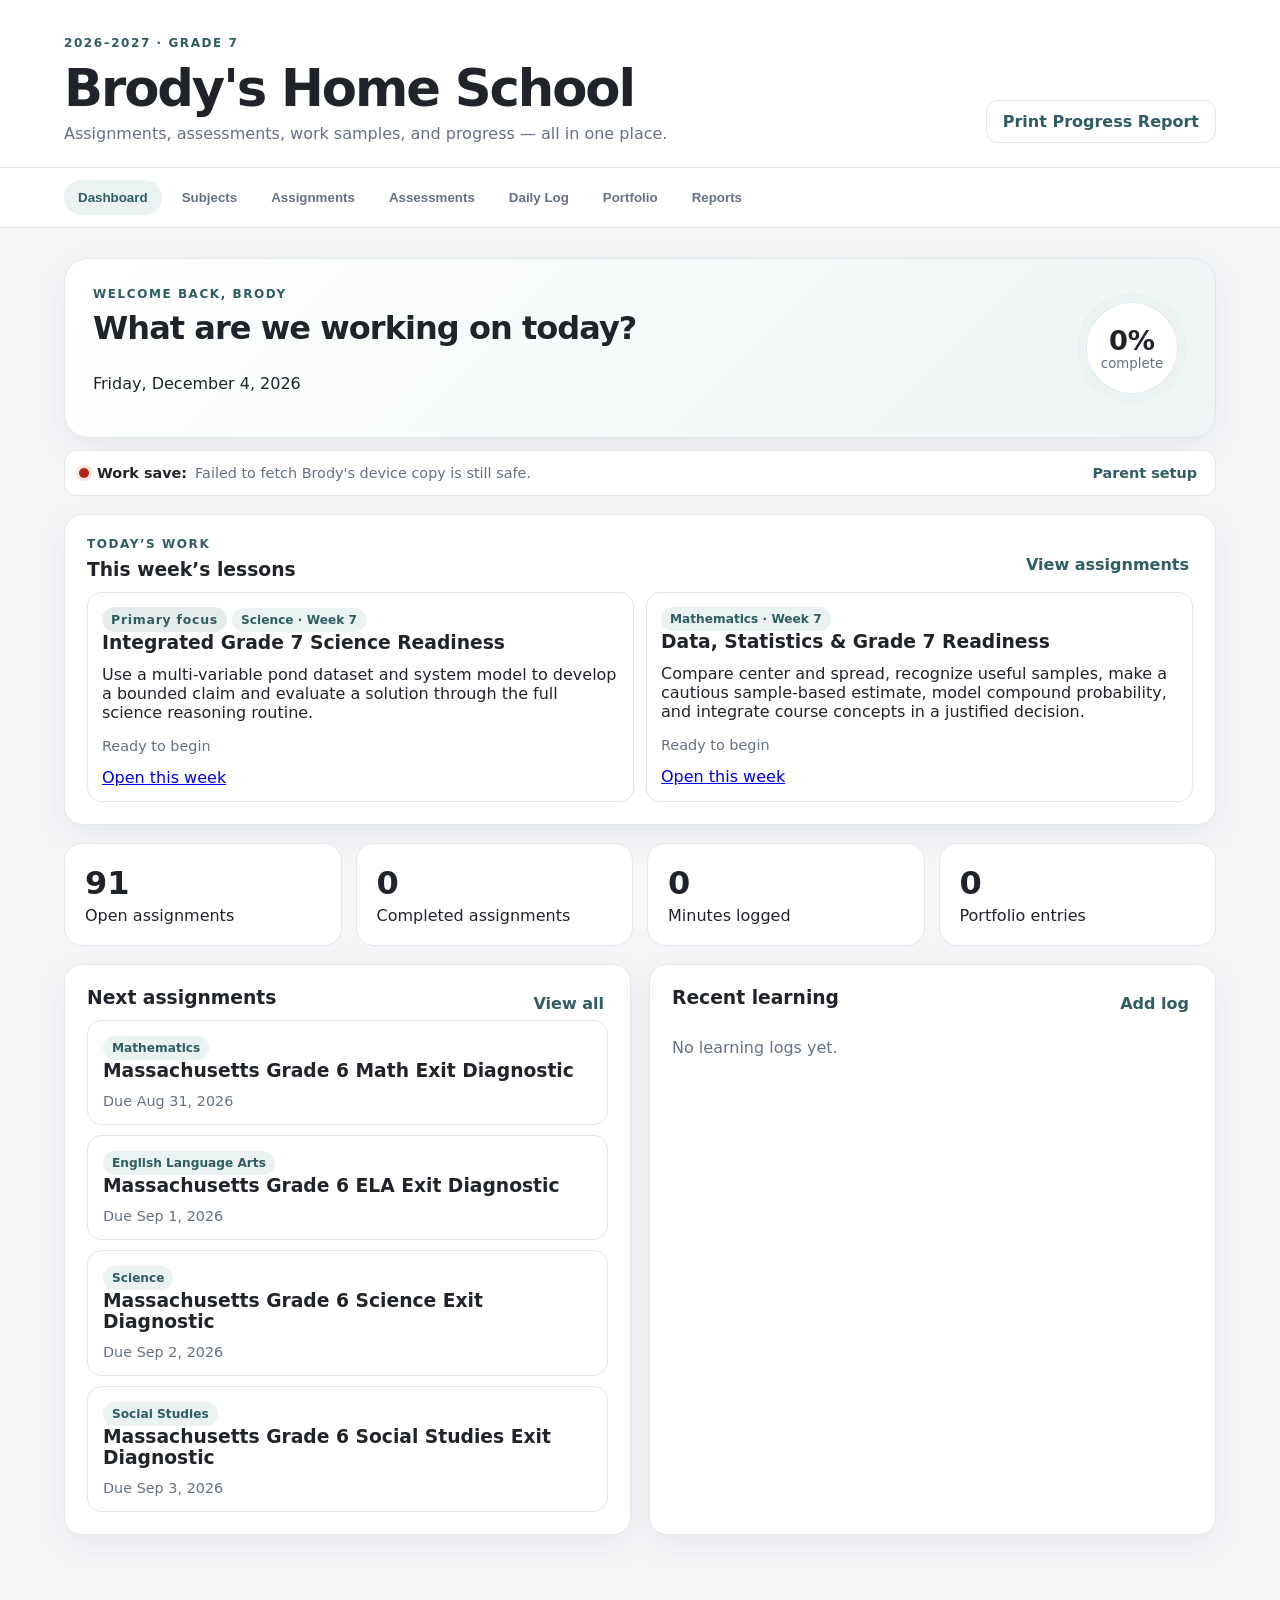
<file: index.html>
<!DOCTYPE html>
<html lang="en">
<head>
  <meta charset="UTF-8">
  <meta name="viewport" content="width=device-width, initial-scale=1.0">
  <title>Brody's Home School</title>
  <link rel="icon" href="favicon.svg" type="image/svg+xml">
  <link rel="stylesheet" href="styles.css">
  <link rel="stylesheet" href="ela.css">
<link rel="stylesheet" href="history-bridge.css">
<link rel="stylesheet" href="reading.css">
<link rel="stylesheet" href="instruction.css?v=20260909a">
</head>
<body>
<header class="site-header">
  <div>
    <p class="eyebrow">2026–2027 · Grade 7</p>
    <h1>Brody's Home School</h1>
    <p class="subtitle">Assignments, assessments, work samples, and progress — all in one place.</p>
  </div>
  <button id="printReportBtn" class="button secondary">Print Progress Report</button>
</header>

<nav class="tabs">
  <button class="tab active" data-view="dashboard">Dashboard</button>
  <button class="tab" data-view="subjects">Subjects</button>
  <button class="tab" data-view="assignments">Assignments</button>
  <button class="tab" data-view="assessments">Assessments</button>
  <button class="tab" data-view="log">Daily Log</button>
  <button class="tab" data-view="portfolio">Portfolio</button>
  <button class="tab" data-view="reports">Reports</button>
</nav>

<main>
<section id="dashboard" class="view active">
  <div class="hero-card">
    <div>
      <p class="eyebrow">Welcome back, Brody</p>
      <h2>What are we working on today?</h2>
      <p id="todayText"></p>
    </div>
    <div class="progress-ring"><span id="overallPercent">0%</span><small>complete</small></div>
  </div>

  <div class="stats-grid">
    <article class="stat-card"><span class="stat-number" id="dueCount">0</span><span>Open assignments</span></article>
    <article class="stat-card"><span class="stat-number" id="completedCount">0</span><span>Completed assignments</span></article>
    <article class="stat-card"><span class="stat-number" id="minutesCount">0</span><span>Minutes logged</span></article>
    <article class="stat-card"><span class="stat-number" id="portfolioCount">0</span><span>Portfolio entries</span></article>
  </div>

  <div class="two-column">
    <section class="panel">
      <div class="panel-heading"><h3>Next assignments</h3><button class="link-button" data-go="assignments">View all</button></div>
      <div id="nextAssignments" class="stack"></div>
    </section>
    <section class="panel">
      <div class="panel-heading"><h3>Recent learning</h3><button class="link-button" data-go="log">Add log</button></div>
      <div id="recentLogs" class="stack"></div>
    </section>
  </div>
</section>


<section id="subjects" class="view">
  <div class="section-heading">
    <div>
      <p class="eyebrow">California Course of Study</p>
      <h2>Subjects & Topics</h2>
    </div>
  </div>
  <div class="panel standards-note">
    <h3>How this site is organized</h3>
    <p><strong>Instruction from this point forward follows California requirements and standards.</strong> Massachusetts standards are used only for baseline/exit diagnostics to identify what Brody had been taught and mastered before homeschooling began.</p>
  </div>
  <div id="subjectGrid" class="subject-grid"></div>
  <div id="subjectDetail" class="panel subject-detail" hidden></div>
</section>

<section id="assignments" class="view">
  <div class="section-heading">
    <div><p class="eyebrow">Schoolwork</p><h2>Assignments</h2></div>
    <button id="addAssignmentBtn" class="button">+ Add Assignment</button>
  </div>
  <div class="filter-row">
    <select id="subjectFilter">
      <option value="all">All subjects</option><option>English Language Arts</option><option>Mathematics</option>
      <option>Science</option><option>Social Studies</option><option>Health</option><option>Physical Education</option>
      <option>Fine Arts</option><option>Technology</option>
    </select>
    <select id="statusFilter"><option value="all">All statuses</option><option value="open">Open</option><option value="complete">Complete</option></select>
  </div>
  <div id="assignmentList" class="card-list"></div>
</section>

<section id="assessments" class="view">
  <div class="section-heading"><div><p class="eyebrow">Historical Starting Evidence</p><h2>Completed Baselines & Records</h2></div></div>
  <div class="assessment-intro panel">
    <h3>Assessment phase complete</h3>
    <p>Brody’s completed diagnostics remain here as locked historical starting evidence. Current work is organized in the seven-week California Grade 7 instructional courses, assignments, portfolio, and progress records.</p>
  </div>
  <div id="assessmentList" class="card-list"></div>
</section>

<section id="log" class="view">
  <div class="section-heading"><div><p class="eyebrow">Documentation</p><h2>Daily Learning Log</h2></div></div>
  <form id="logForm" class="panel form-grid">
    <label>Date<input type="date" id="logDate" required></label>
    <label>Subject<select id="logSubject" required>
      <option>English Language Arts</option><option>Mathematics</option><option>Science</option><option>Social Studies</option>
      <option>Health</option><option>Physical Education</option><option>Fine Arts</option><option>Technology</option>
    </select></label>
    <label>Minutes<input type="number" id="logMinutes" min="1" step="1" required></label>
    <label class="full">What did you work on?<textarea id="logActivity" rows="3" required></textarea></label>
    <label class="full">Notes / what I learned<textarea id="logNotes" rows="3"></textarea></label>
    <div class="full"><button class="button" type="submit">Save Learning Log</button></div>
  </form>
  <div id="logList" class="card-list"></div>
</section>

<section id="portfolio" class="view">
  <div class="section-heading">
    <div><p class="eyebrow">Work Samples</p><h2>Portfolio</h2></div>
    <button id="addPortfolioBtn" class="button">+ Add Work Sample</button>
  </div>
  <p class="section-note">Save a title, description, date, subject, and optional link to a photo, PDF, document, or other work sample.</p>
  <div id="portfolioList" class="card-list"></div>
</section>

<section id="reports" class="view">
  <div class="section-heading"><div><p class="eyebrow">Parent Records</p><h2>Progress Reports</h2></div></div>
  <div class="report-grid">
    <article class="panel"><h3>Current Summary</h3><div id="reportSummary"></div></article>
    <article class="panel">
      <h3>Export Records</h3>
      <p>Export a complete copy of Brody's school record from this browser.</p>
      <div class="button-stack">
        <button id="exportJsonBtn" class="button">Export Full Record (.json)</button>
        <button id="exportCsvBtn" class="button secondary">Export Learning Log (.csv)</button>
      </div>
      <p class="privacy-note"><strong>Backup:</strong> Keep periodic exports as an extra copy. The GitHub record-history card shows whether cross-device saving is connected.</p>
    </article>
  </div>
</section>
</main>

<dialog id="assignmentDialog">
<form id="assignmentForm" class="dialog-form">
  <div class="dialog-heading"><h2>Add Assignment</h2><button type="button" class="icon-button close-dialog">×</button></div>
  <label>Title<input id="assignmentTitle" required></label>
  <label>Subject<select id="assignmentSubject">
    <option>English Language Arts</option><option>Mathematics</option><option>Science</option><option>Social Studies</option>
    <option>Health</option><option>Physical Education</option><option>Fine Arts</option><option>Technology</option>
  </select></label>
  <label>Due date<input type="date" id="assignmentDue"></label>
  <label>Description<textarea id="assignmentDescription" rows="4"></textarea></label>
  <label>Resource / assignment link<input type="url" id="assignmentLink" placeholder="https://..."></label>
  <button class="button" type="submit">Save Assignment</button>
</form>
</dialog>

<dialog id="portfolioDialog">
<form id="portfolioForm" class="dialog-form">
  <div class="dialog-heading"><h2>Add Work Sample</h2><button type="button" class="icon-button close-dialog">×</button></div>
  <label>Title<input id="portfolioTitle" required></label>
  <label>Subject<select id="portfolioSubject">
    <option>English Language Arts</option><option>Mathematics</option><option>Science</option><option>Social Studies</option>
    <option>Health</option><option>Physical Education</option><option>Fine Arts</option><option>Technology</option>
  </select></label>
  <label>Date<input type="date" id="portfolioDate" required></label>
  <label>Description<textarea id="portfolioDescription" rows="4"></textarea></label>
  <label>Evidence link<input type="url" id="portfolioLink" placeholder="https://..."></label>
  <button class="button" type="submit">Save Work Sample</button>
</form>
</dialog>

<script src="portal-config.js"></script>
<script src="storage-resilience.js?v=20260909a"></script>
<script src="github-sync.js?v=20260915a"></script>
<script src="assessment-persistence.js?v=20260907f"></script>
<script src="app.js?v=20260907f"></script>
<script src="portal-extras.js"></script>
<script src="ela-curriculum.js"></script>
<script src="ela-store.js"></script>
<script src="ela-portal.js"></script>
  <script src="history-course.js"></script>
  <script src="history-store.js"></script>
  <script src="history-portal.js"></script>
  <script src="reading-course.js"></script>
  <script src="reading-store.js"></script>
  <script src="reading-portal.js"></script>
  <script src="science-course.js?v=20260907f"></script>
  <script src="math-course.js?v=20260907f"></script>
  <script src="instruction-core.js?v=20260907f"></script>
  <script src="instruction-portal.js?v=20260907f"></script>
</body>
</html>
</file>
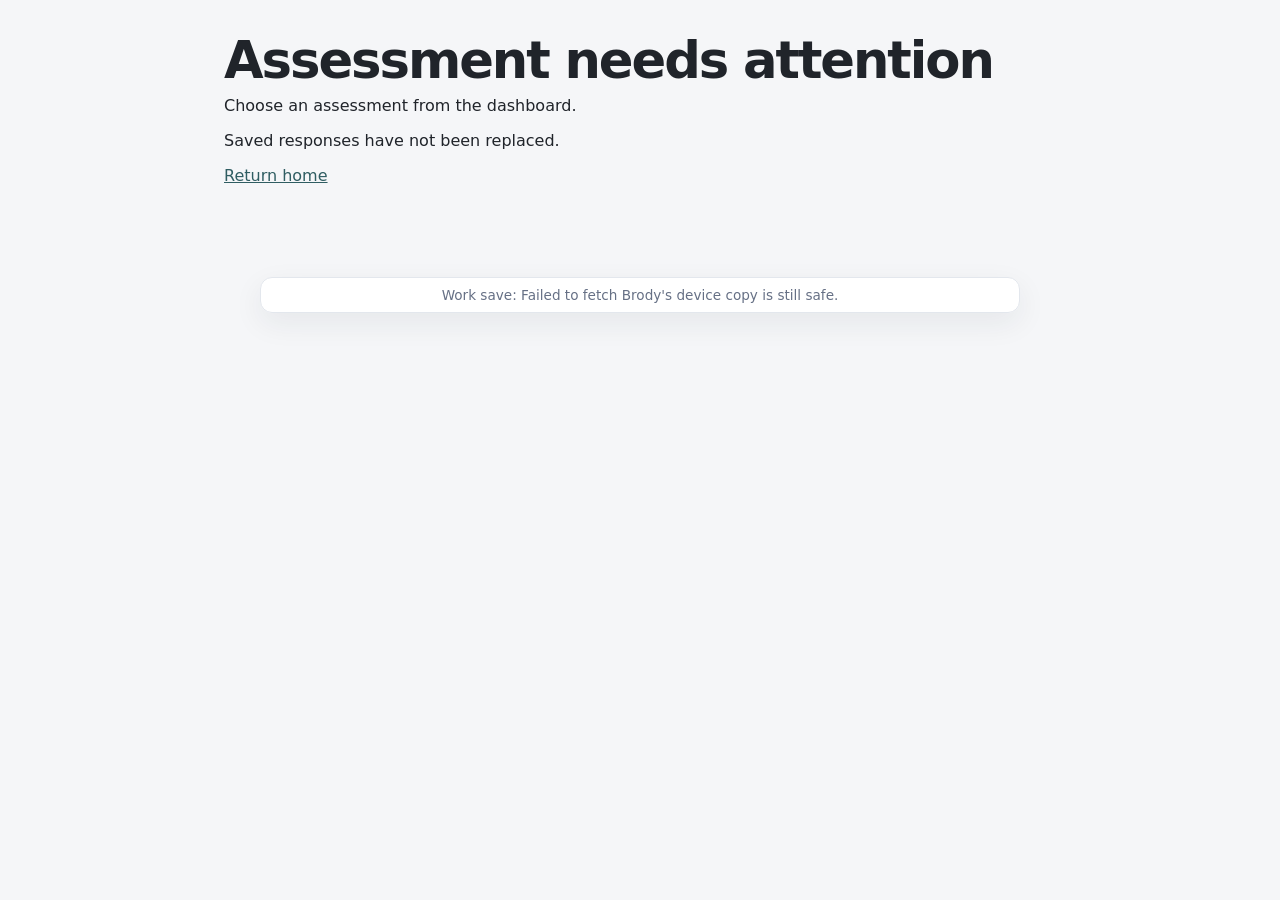
<file: diagnostic.html>
<!doctype html><html lang="en"><head><link rel="icon" href="favicon.svg" type="image/svg+xml"><meta charset="utf-8"><meta name="viewport" content="width=device-width,initial-scale=1"><title>Baseline Assessment · Brody</title><link rel="stylesheet" href="styles.css"><link rel="stylesheet" href="diagnostic.css"></head><body><main id="diagnostic" class="diagnostic-main"><p>Loading assessment…</p></main><script src="portal-config.js"></script><script src="storage-resilience.js?v=20260909a"></script><script src="github-sync.js?v=20260915a"></script><script src="assessment-persistence.js?v=20260907f"></script><script src="diagnostic.js?v=20260907f"></script></body></html>
</file>
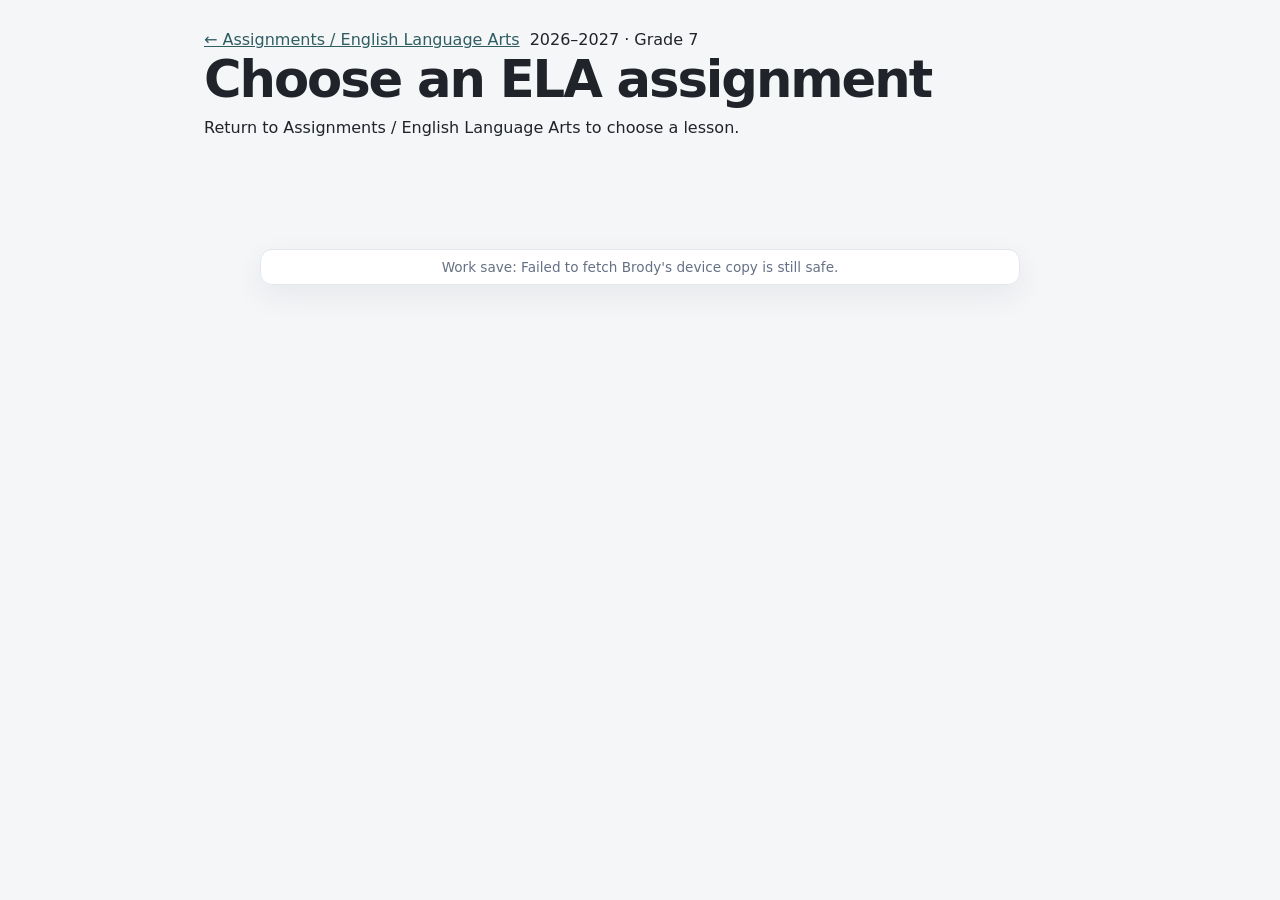
<file: ela.html>
<!doctype html><html lang="en"><head><link rel="icon" href="favicon.svg" type="image/svg+xml"><meta charset="utf-8"><meta name="viewport" content="width=device-width,initial-scale=1"><title>ELA Writing Studio · Brody</title><link rel="stylesheet" href="styles.css"><link rel="stylesheet" href="ela.css"></head><body><main class="ela-main"><nav class="ela-toolbar no-print"><a href="index.html#ela">← Assignments / English Language Arts</a><span>2026–2027 · Grade 7</span></nav><div id="ela-app"></div></main><script src="portal-config.js"></script><script src="storage-resilience.js?v=20260909a"></script><script src="github-sync.js?v=20260915a"></script><script src="ela-curriculum.js"></script><script src="ela-store.js"></script><script src="ela-student.js"></script></body></html>
</file>
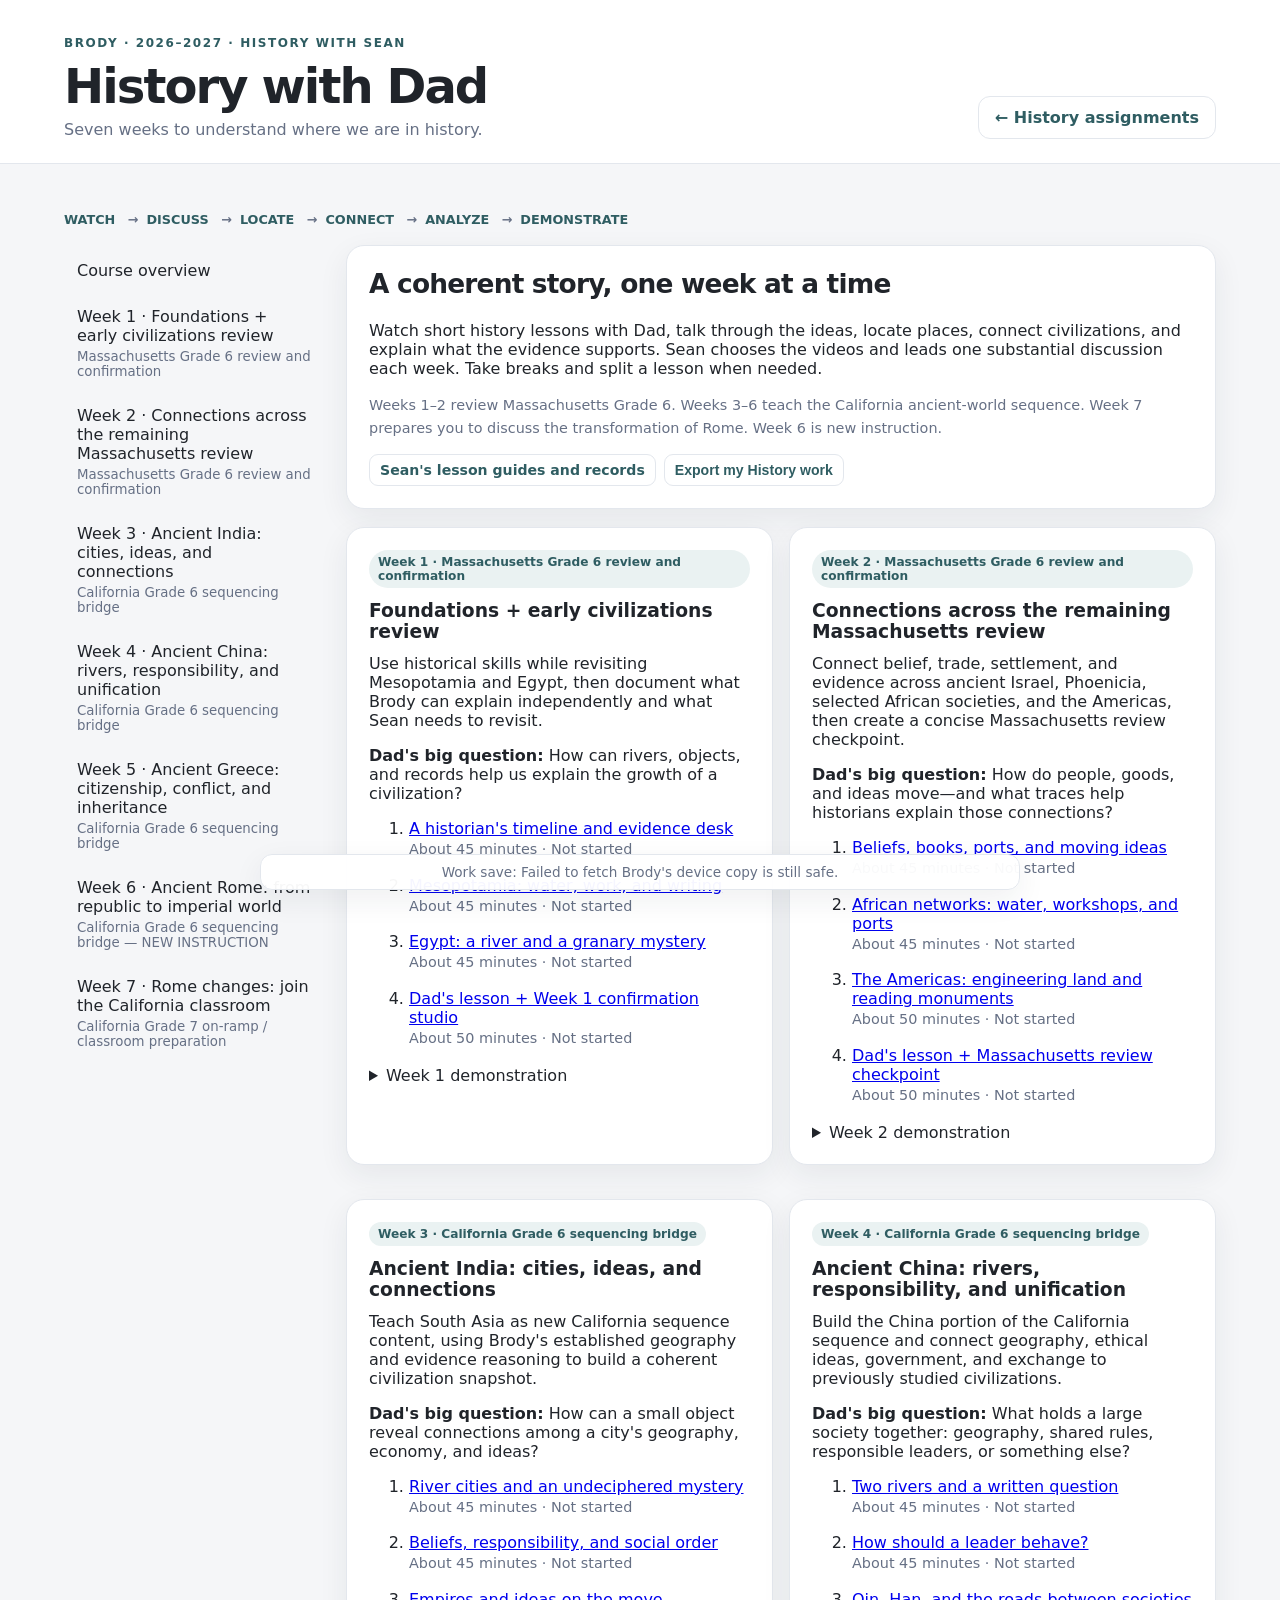
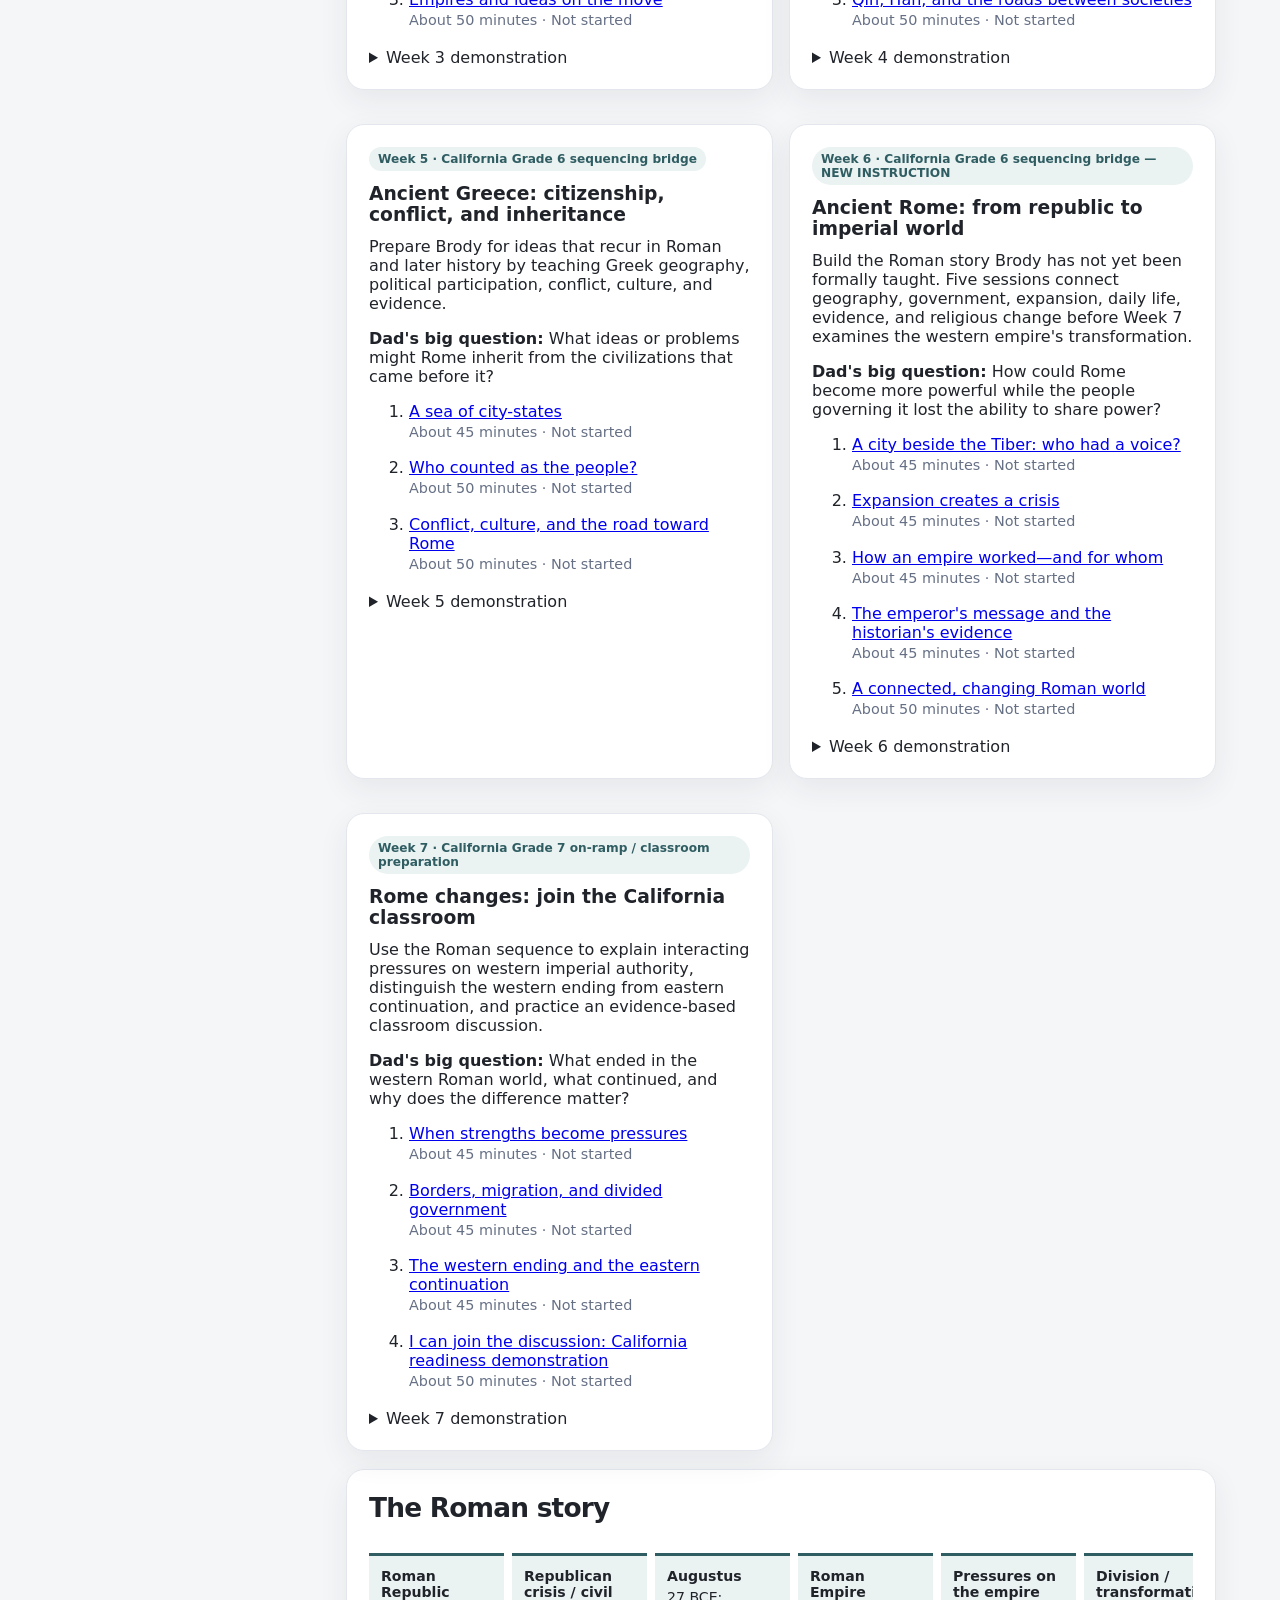
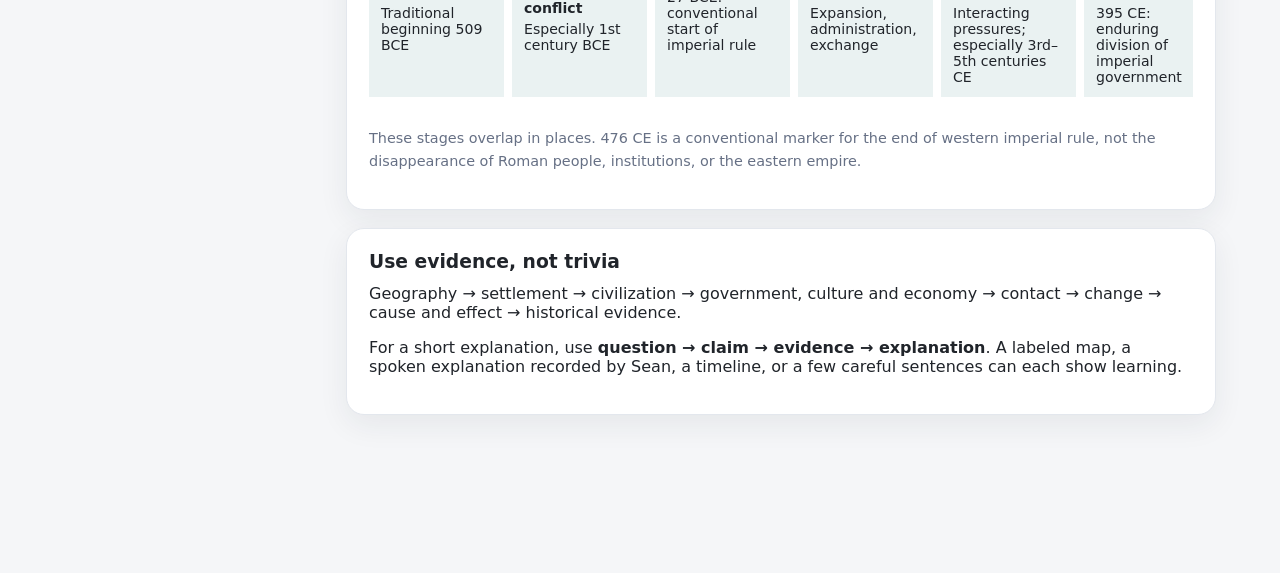
<file: history-bridge.html>
<!doctype html>
<html lang="en"><head><link rel="icon" href="favicon.svg" type="image/svg+xml"><meta charset="utf-8"><meta name="viewport" content="width=device-width,initial-scale=1"><title>History with Dad · Brody's Seven-Week Bridge</title><meta name="description" content="Seven weeks of history with Sean: Massachusetts review, ancient-world connections, and the transformation of Rome."><link rel="stylesheet" href="styles.css"><link rel="stylesheet" href="history-bridge.css"></head>
<body class="history-page"><header class="site-header"><div><p class="eyebrow">Brody · 2026–2027 · History with Sean</p><h1>History with Dad</h1><p class="subtitle">Seven weeks to understand where we are in history.</p></div><a class="button secondary" href="index.html#history">← History assignments</a></header>
<main><div id="history-error" class="history-alert" role="alert" hidden></div><section id="history-app"><p>Opening the seven-week course…</p></section></main>
<script src="portal-config.js"></script><script src="storage-resilience.js?v=20260909a"></script><script src="github-sync.js?v=20260915a"></script><script src="history-course.js"></script><script src="history-store.js"></script><script src="history-bridge.js"></script></body></html>
</file>
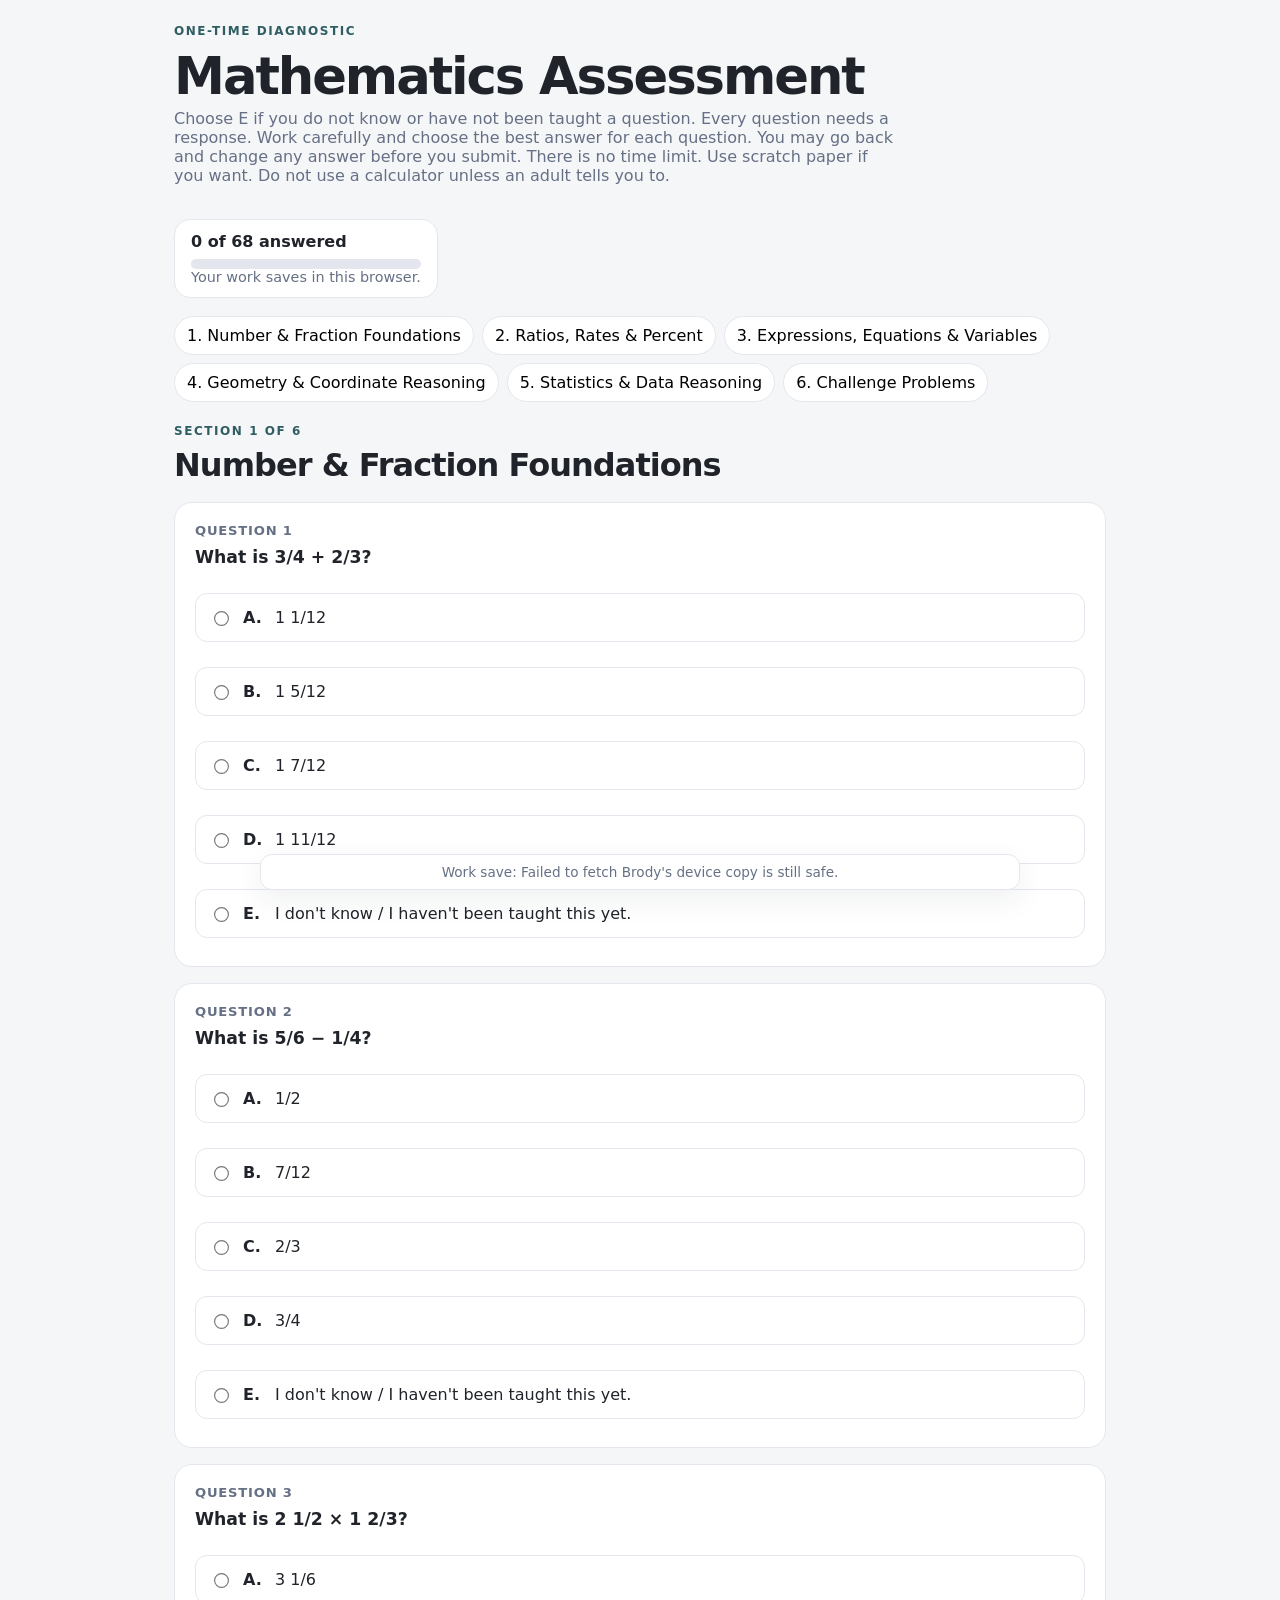
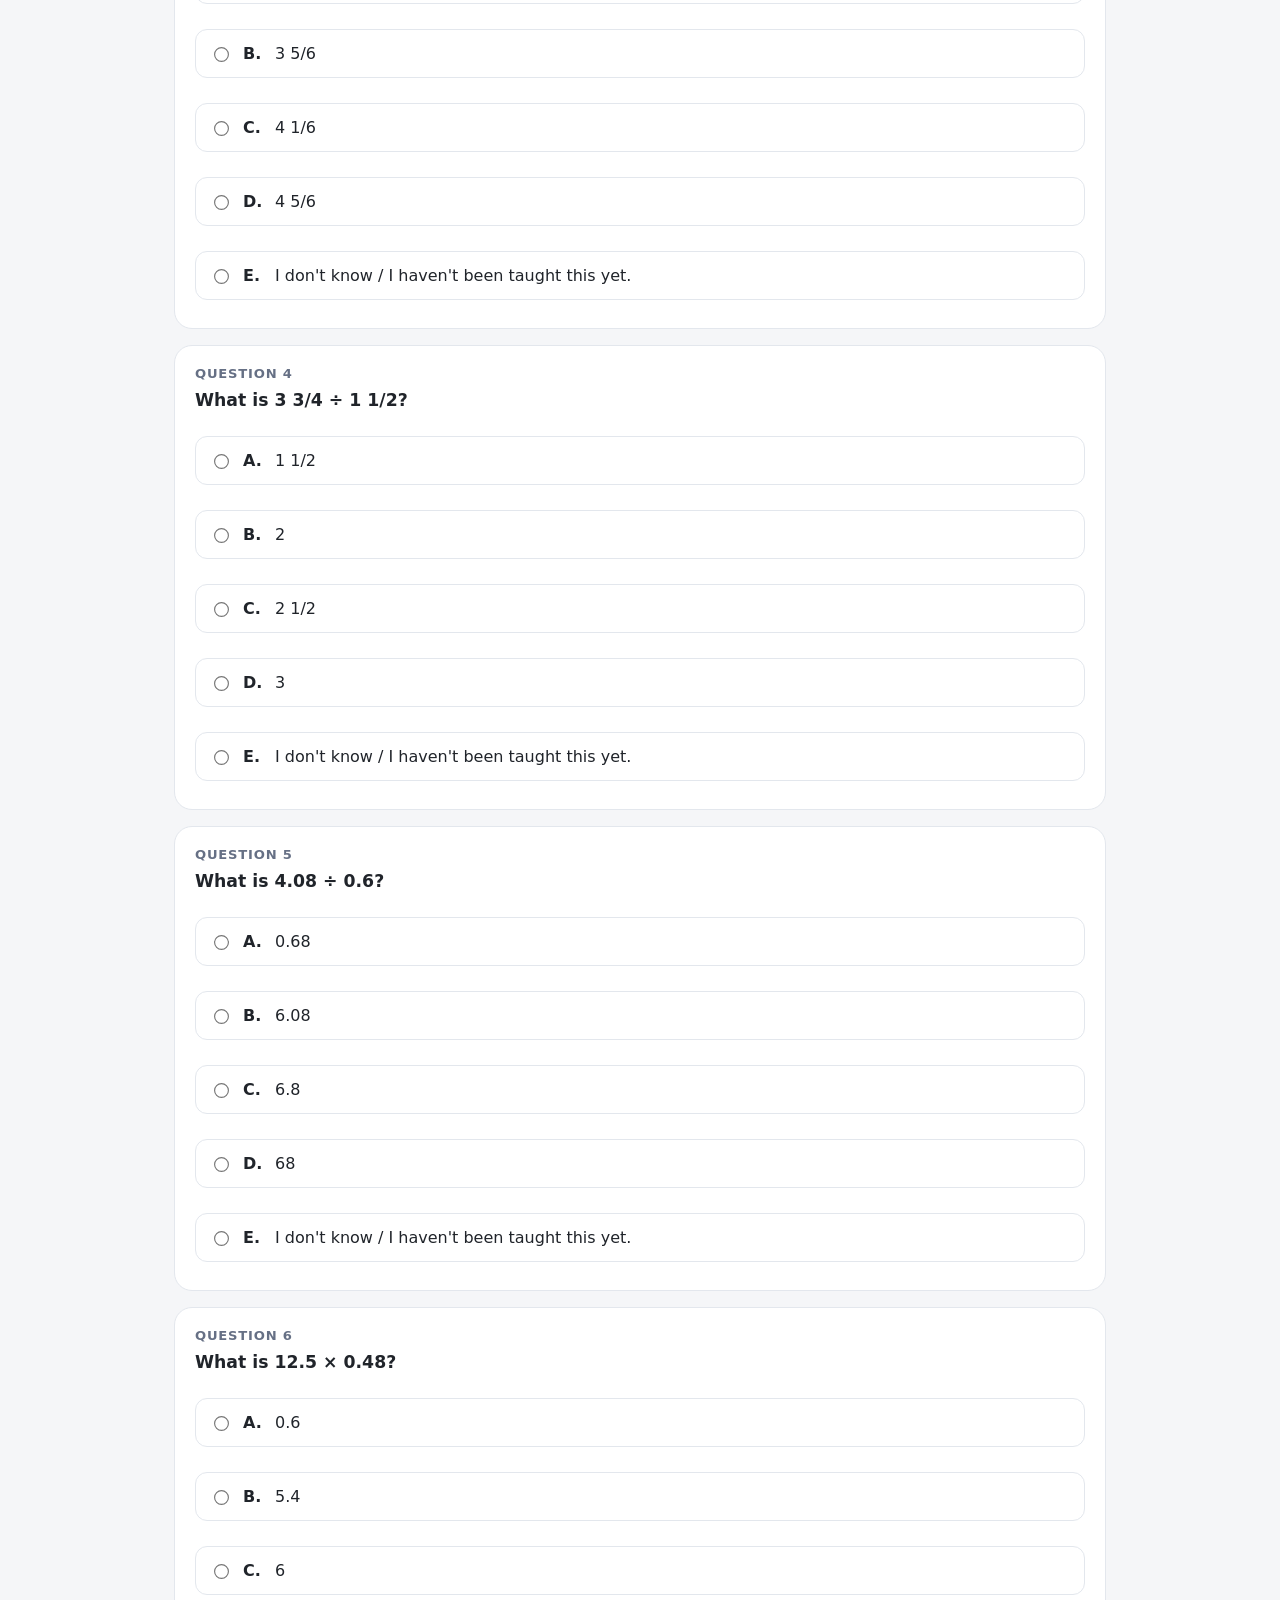
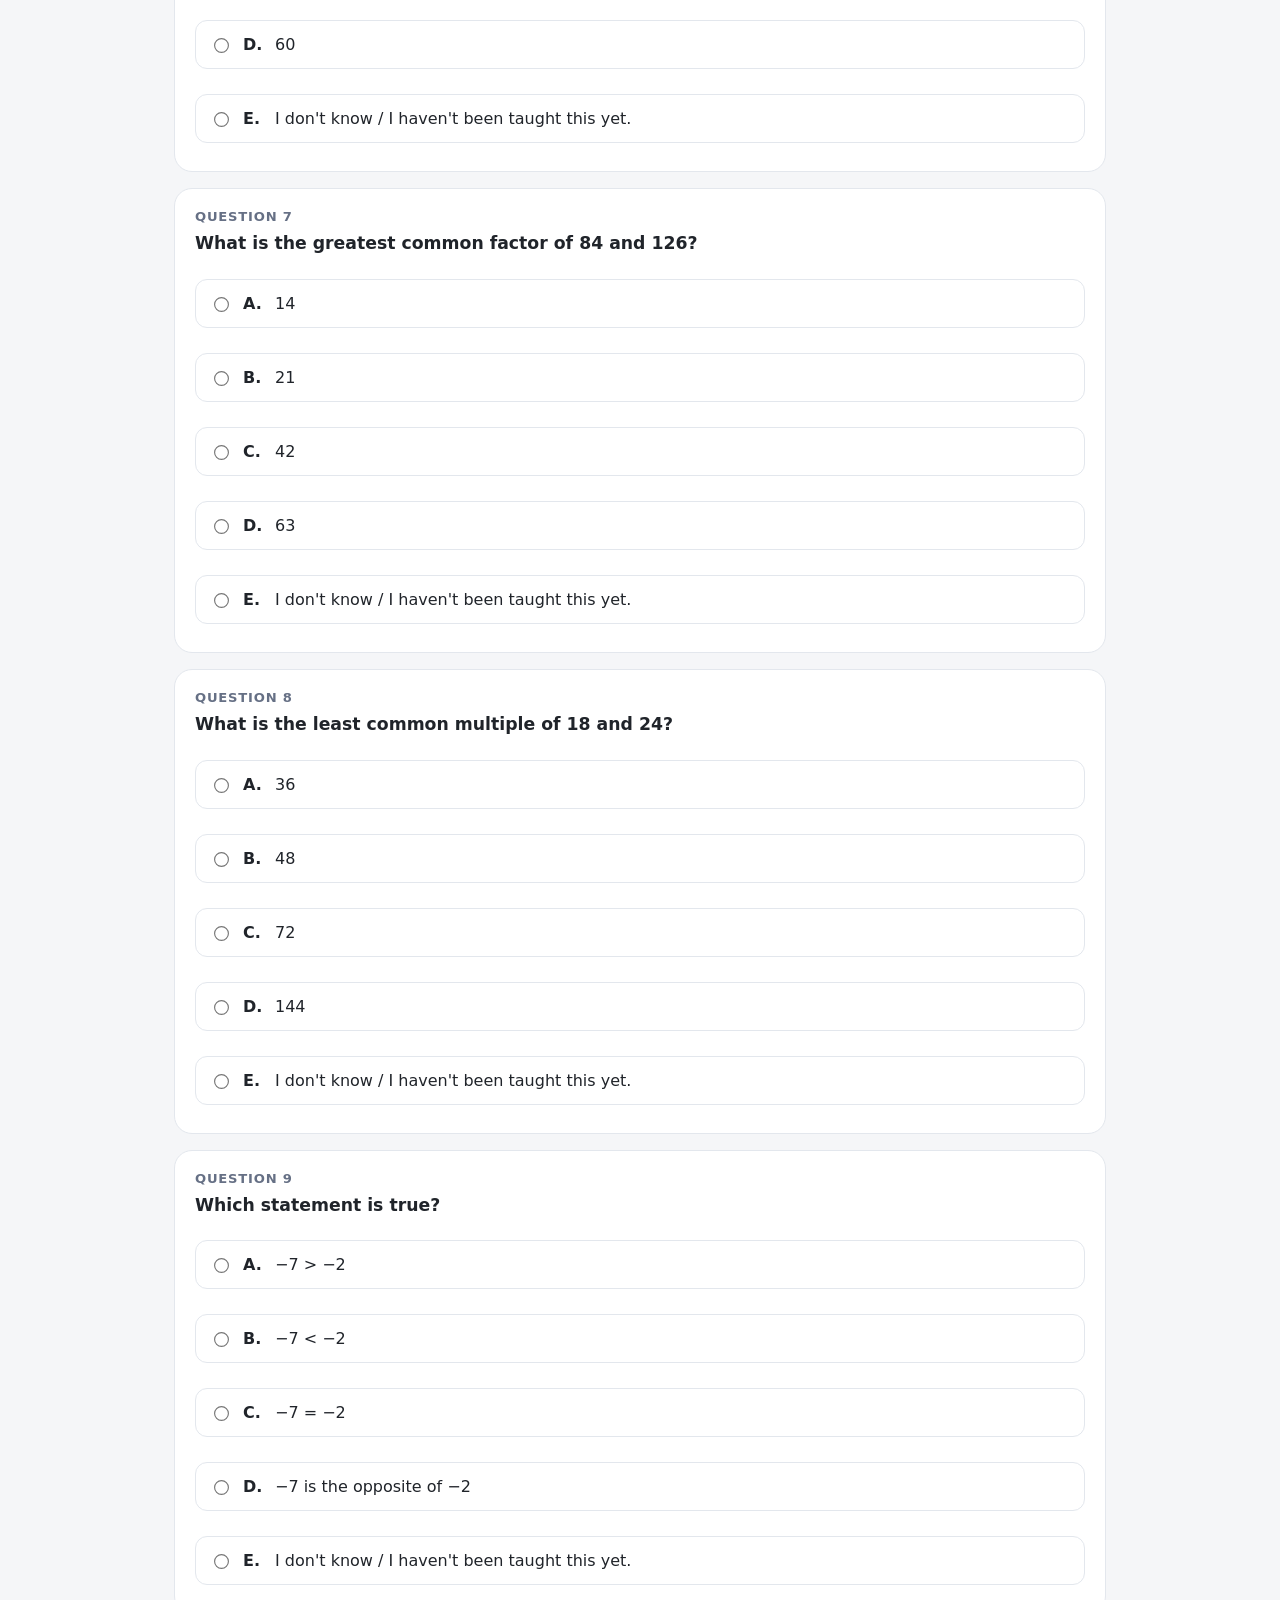
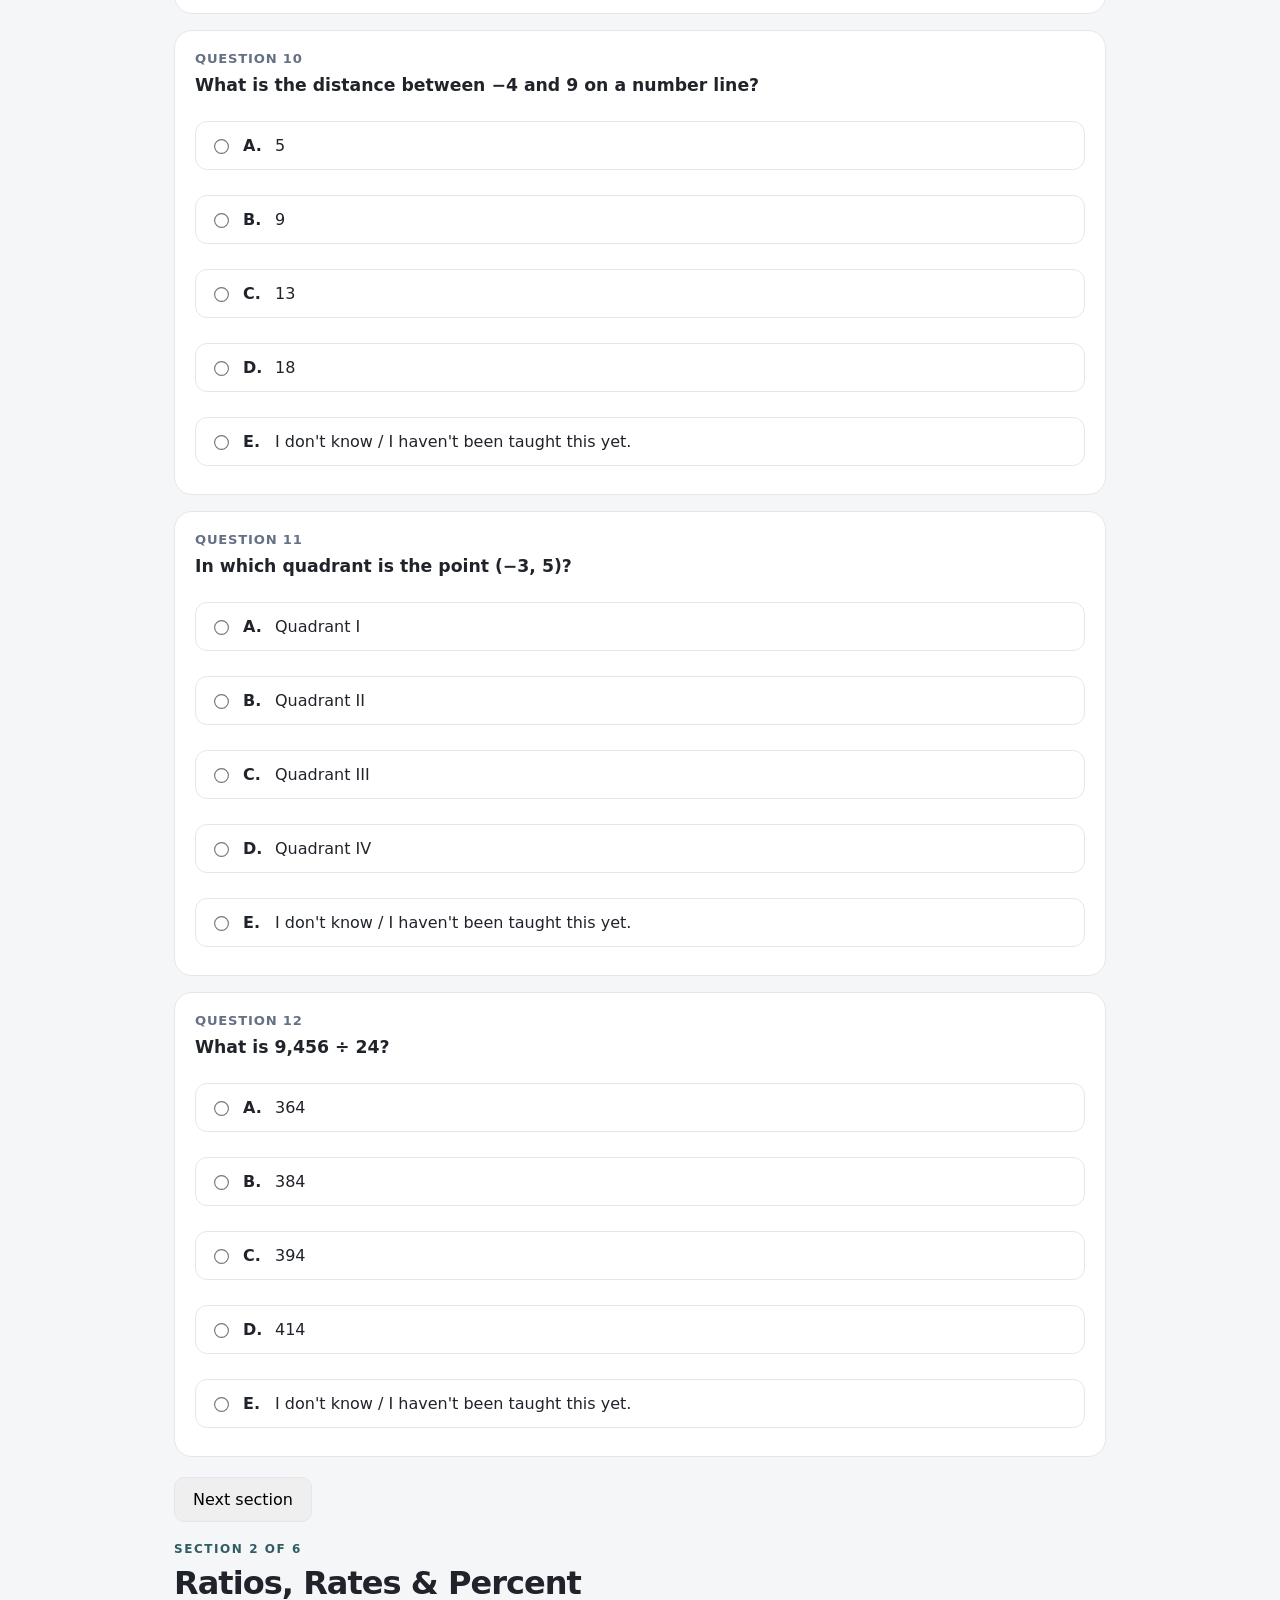
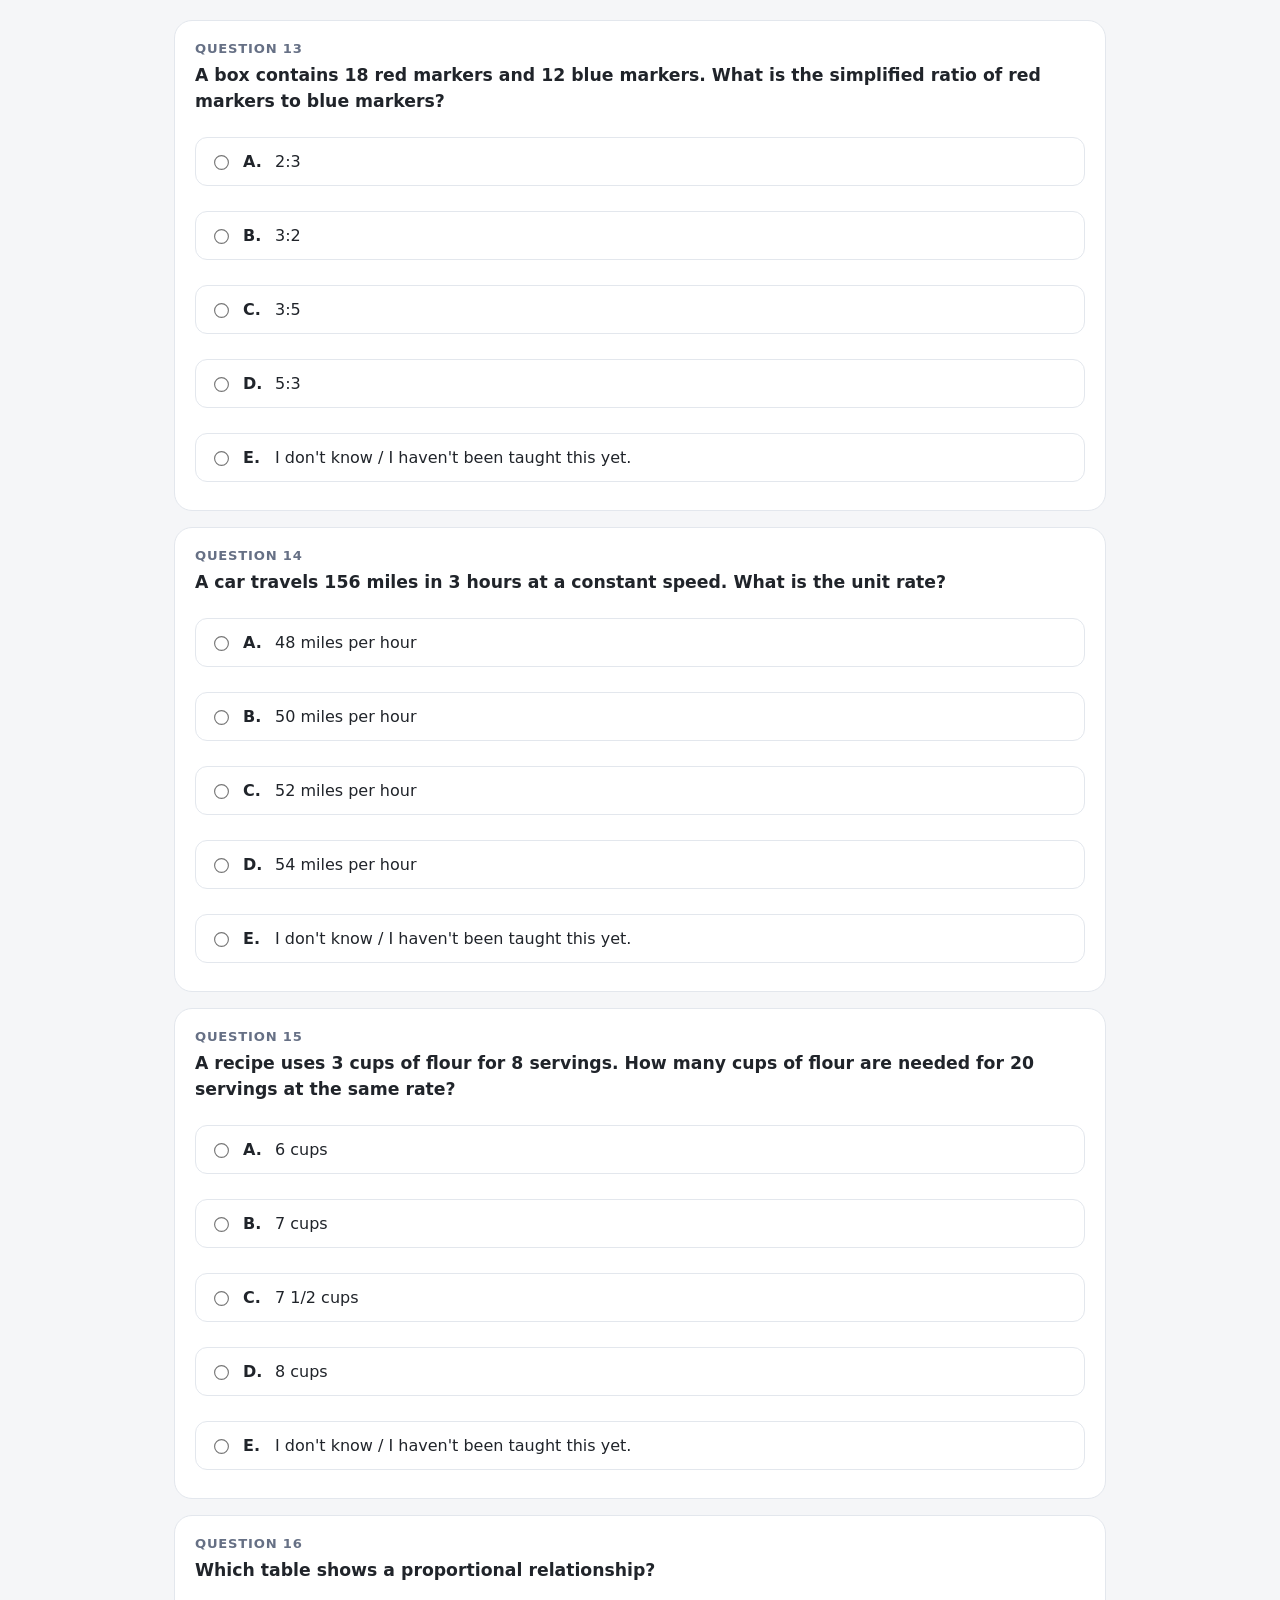
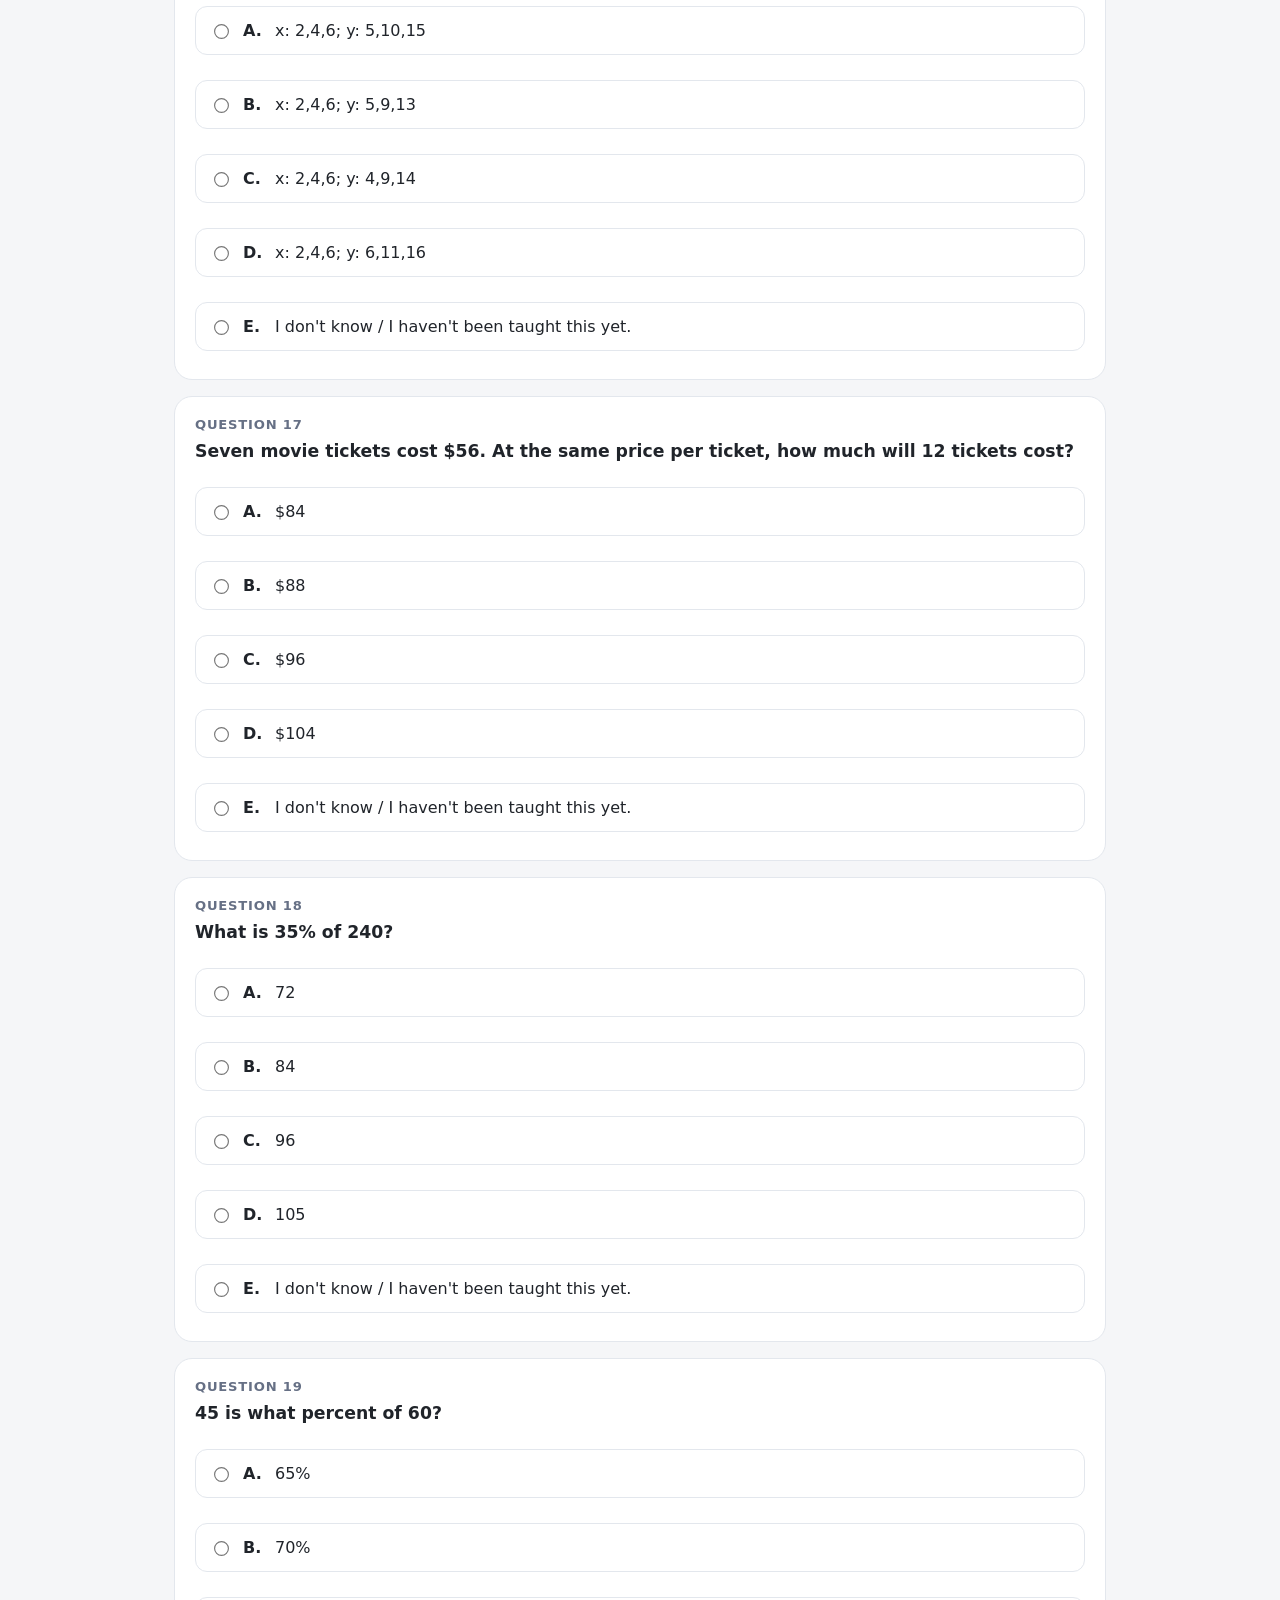
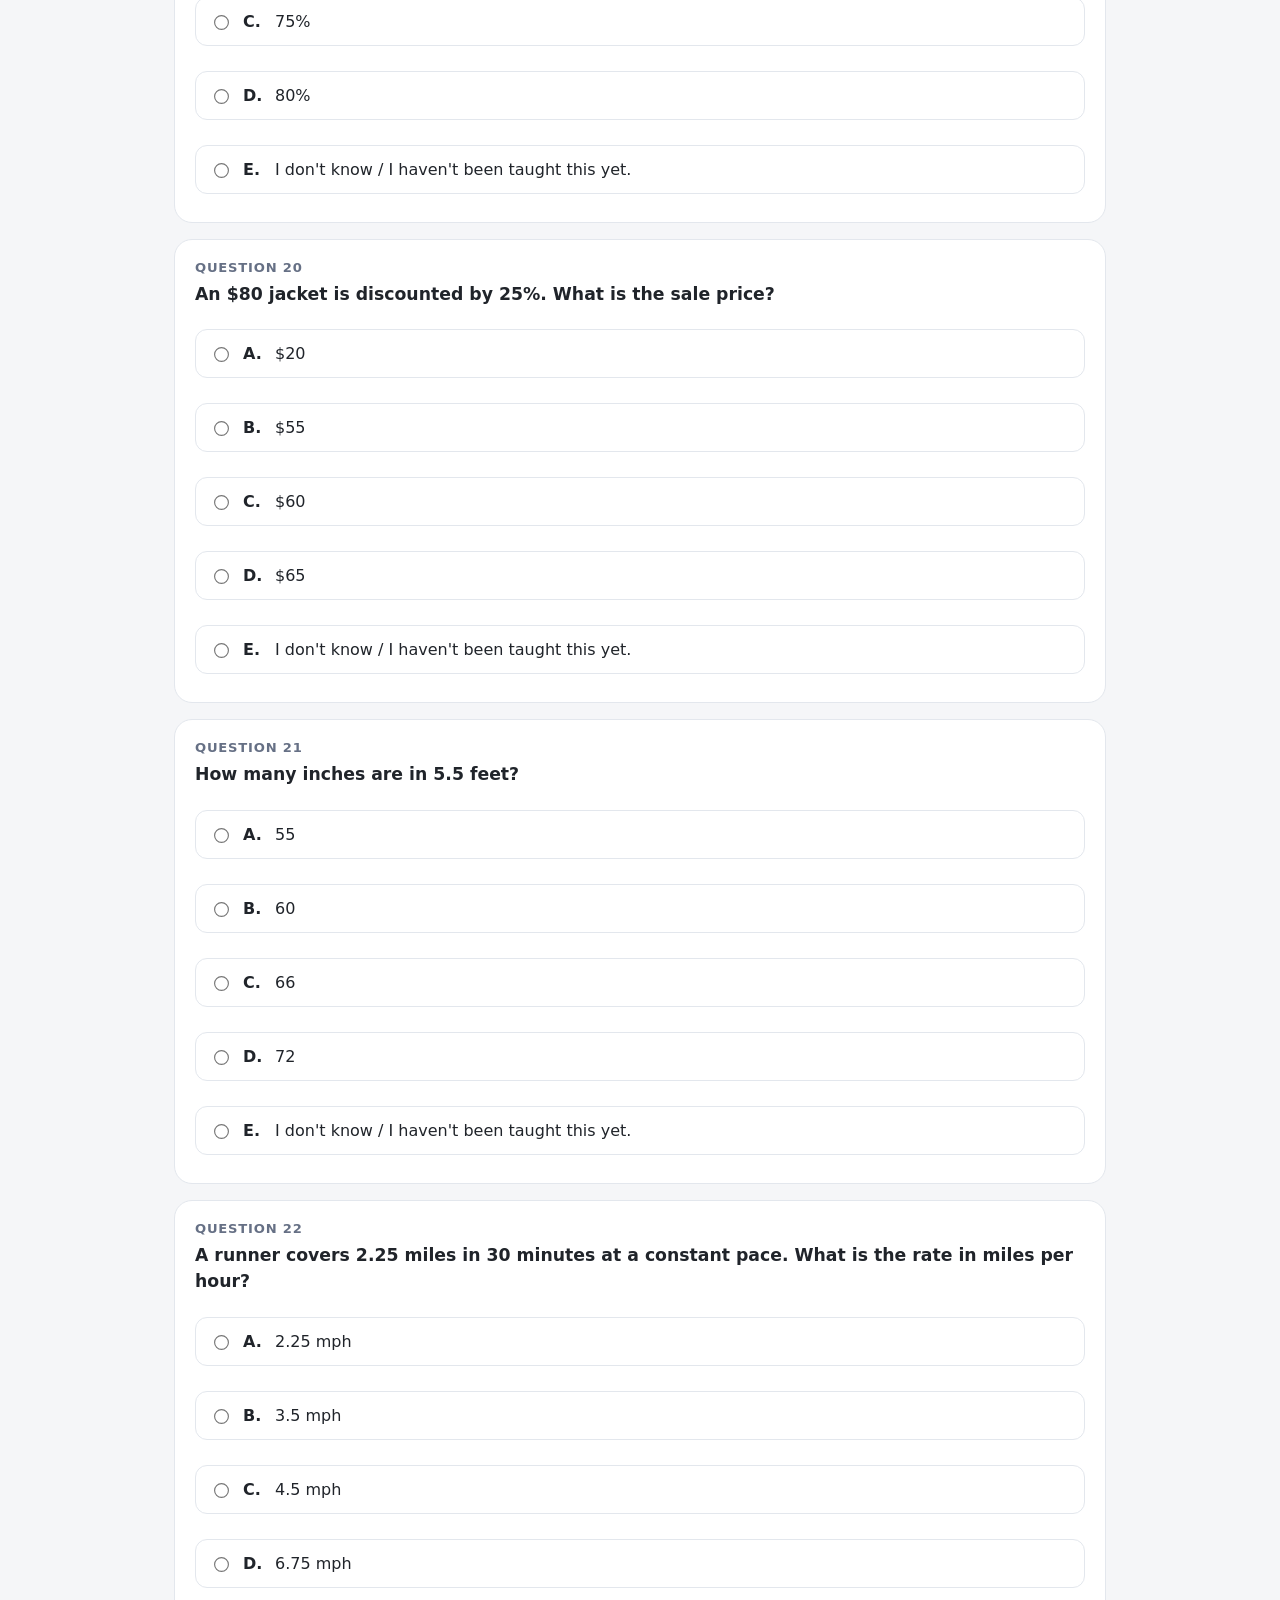
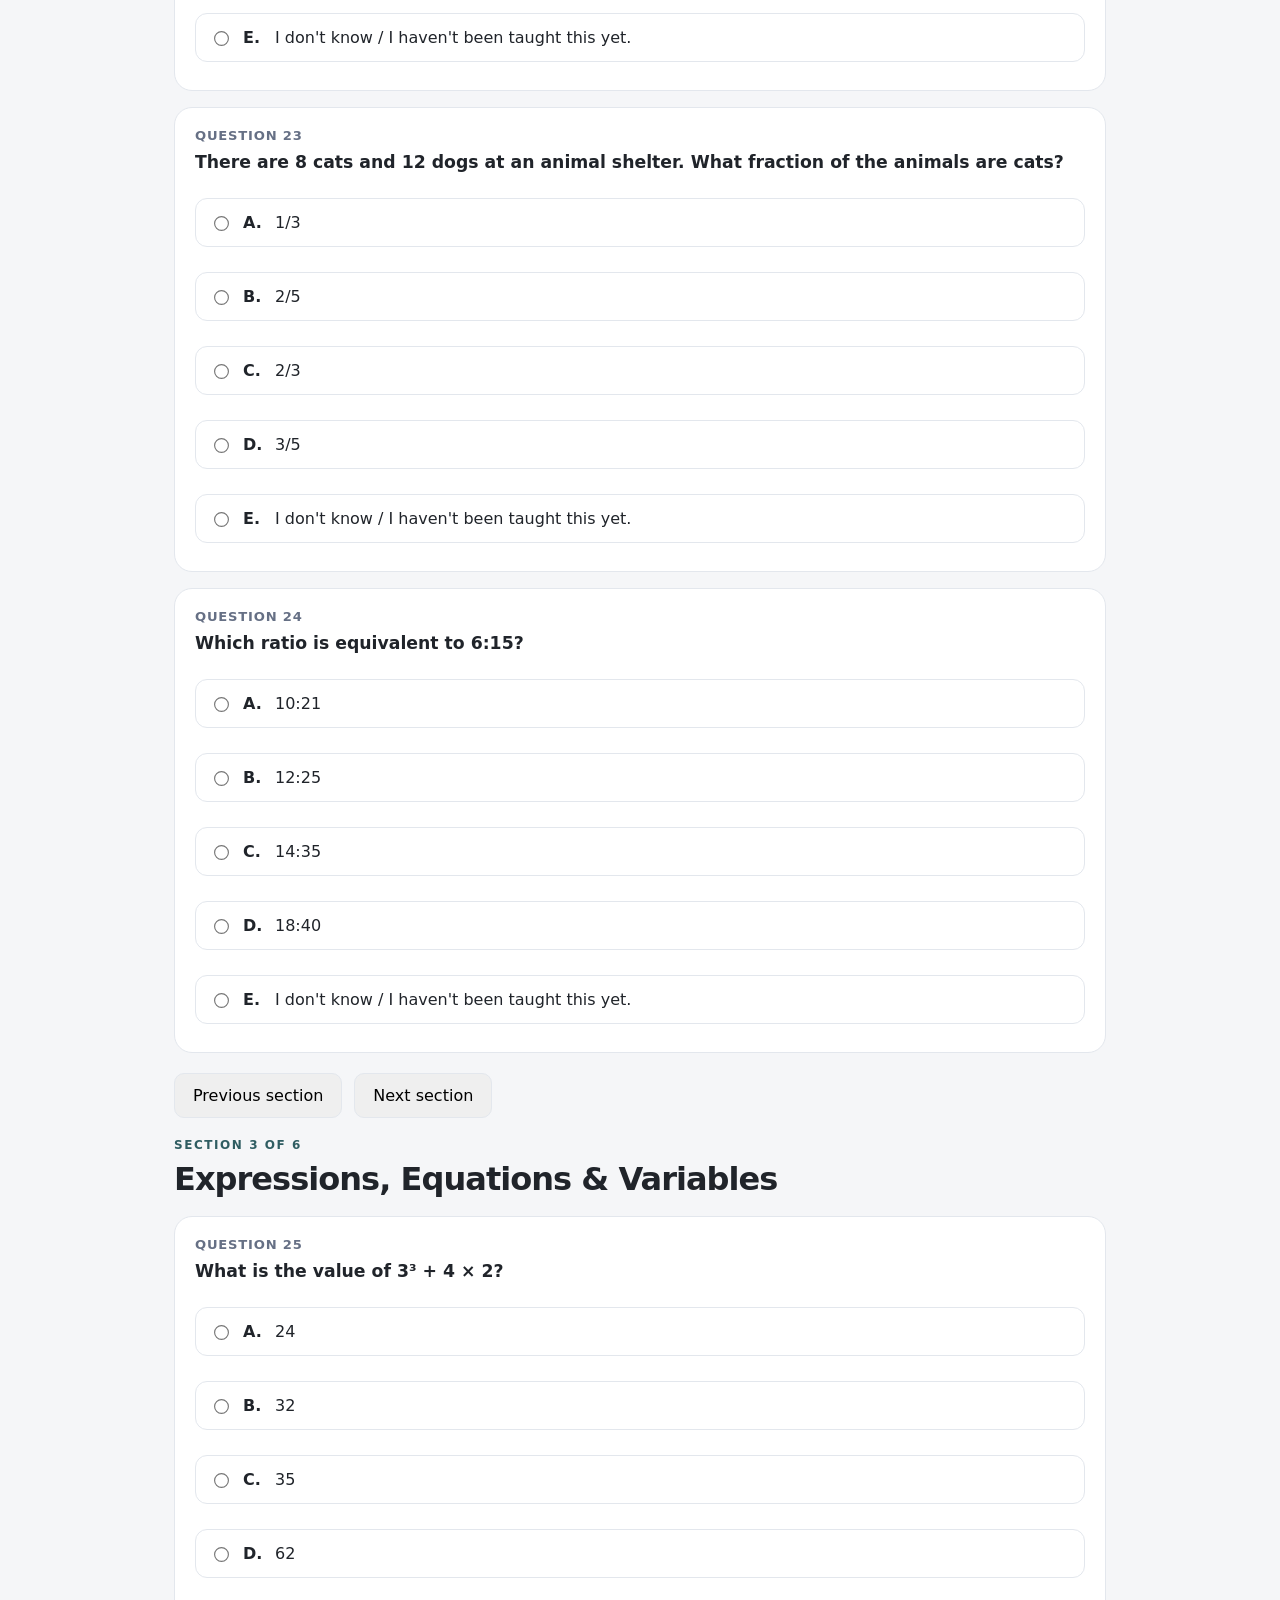
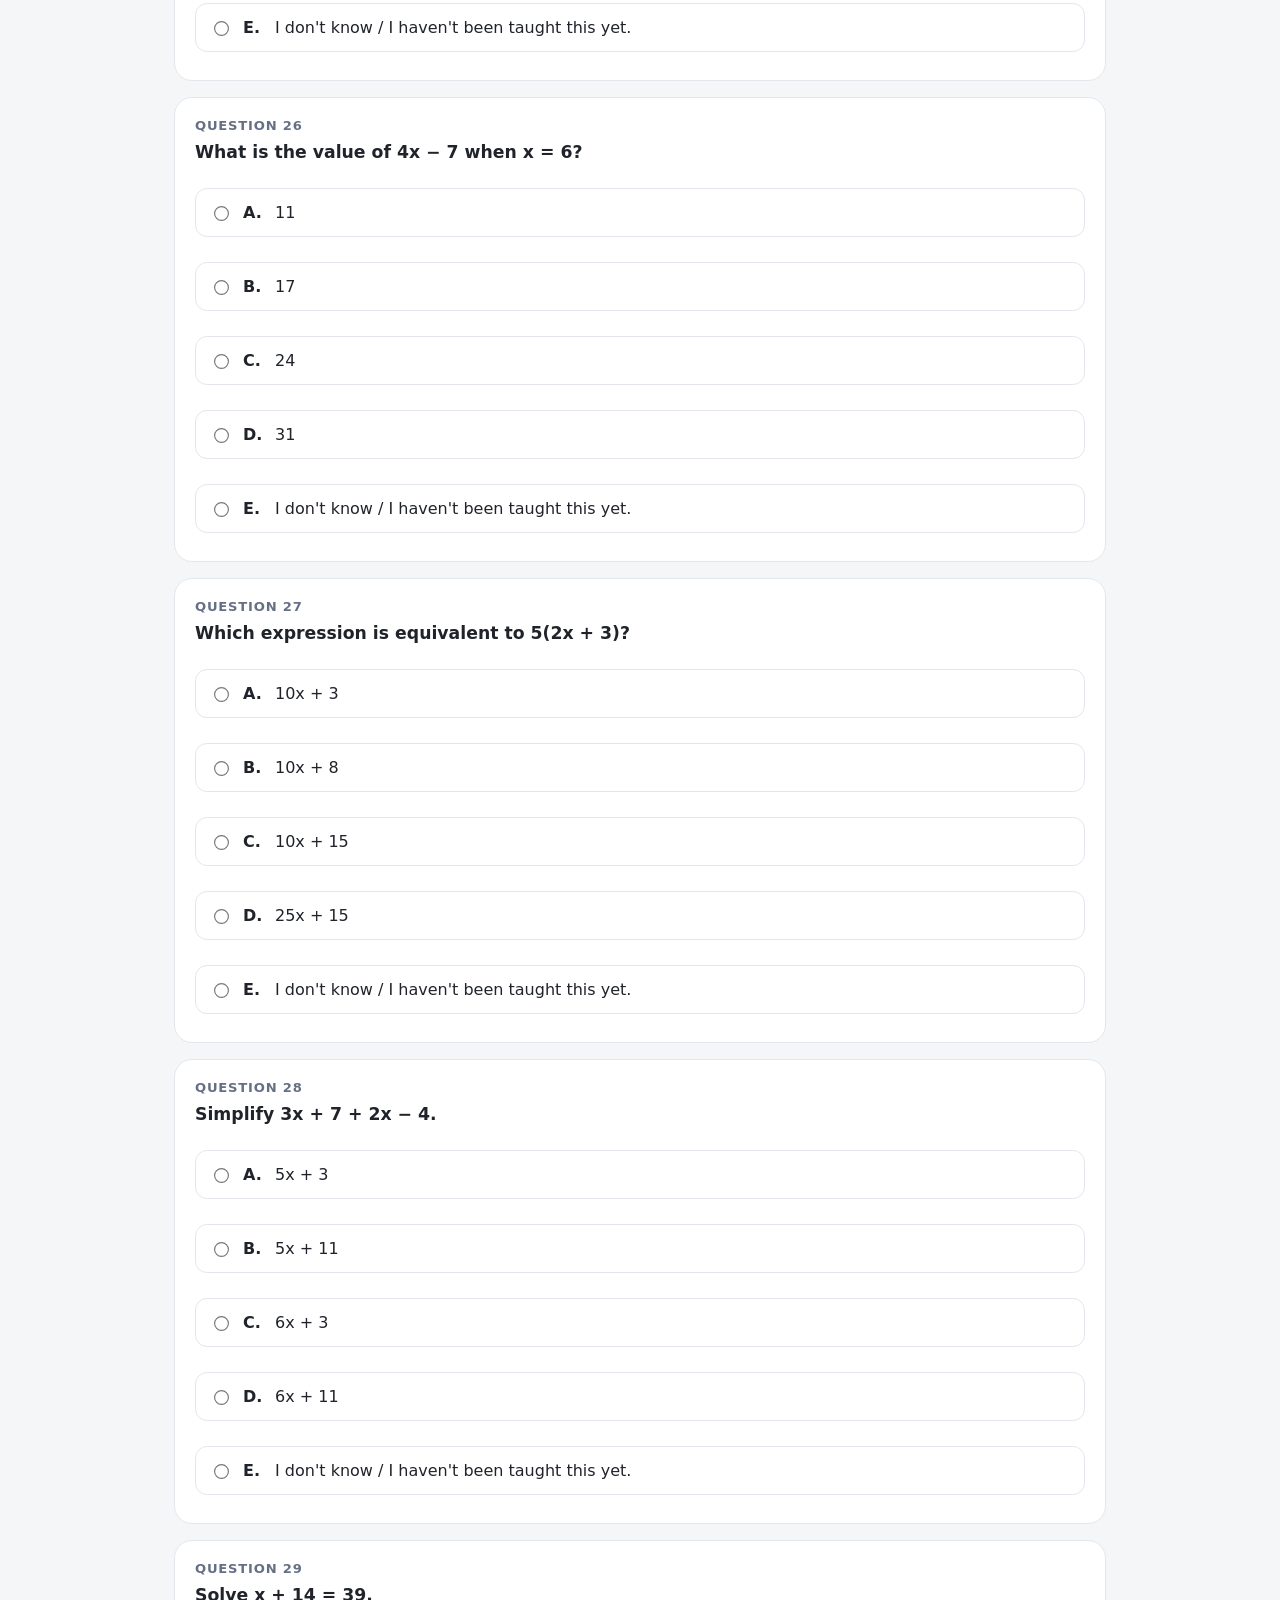
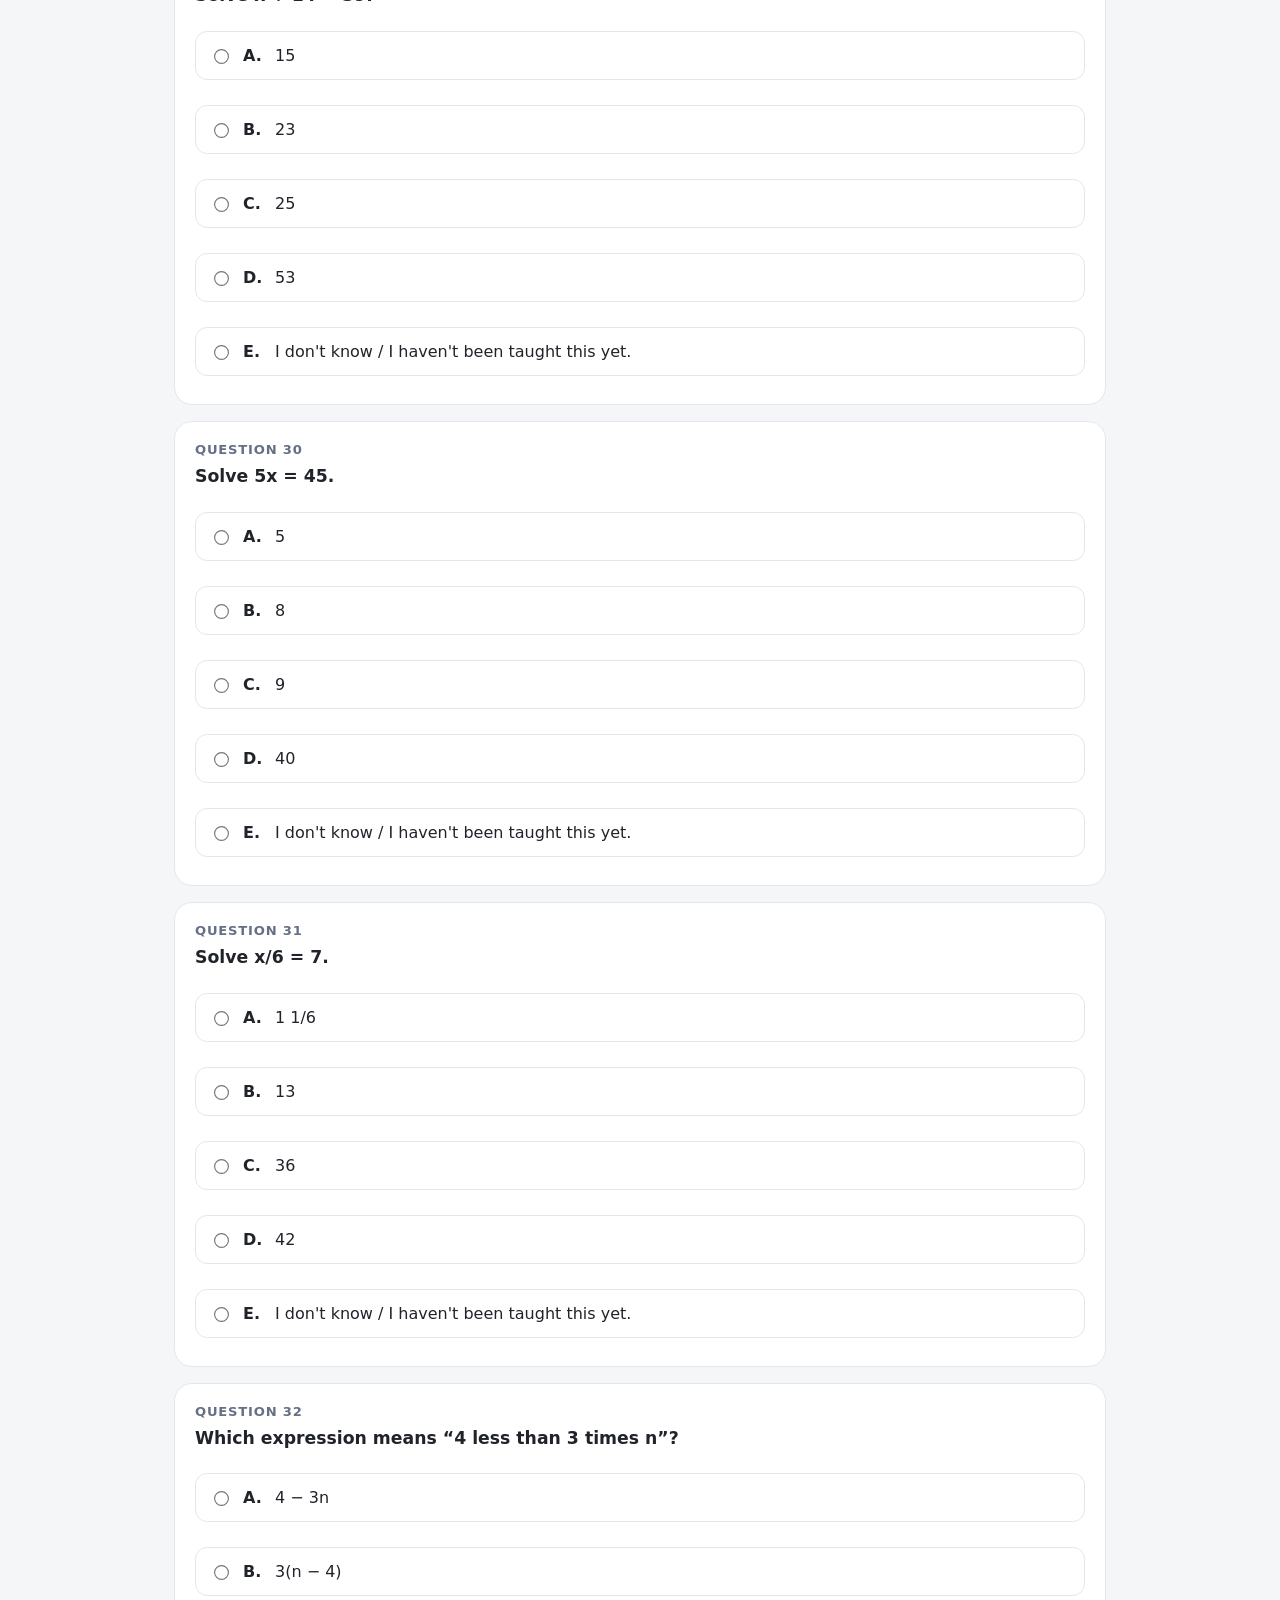
<file: math-assessment.html>
<!DOCTYPE html>
<html lang="en">
<head><link rel="icon" href="favicon.svg" type="image/svg+xml">
<meta charset="UTF-8">
<meta name="viewport" content="width=device-width,initial-scale=1.0">
<title>Math Diagnostic · Brody's Home School</title>
<link rel="stylesheet" href="styles.css">
<style>
.assess-wrap{max-width:980px;margin:0 auto;padding:24px}
.assess-header{display:flex;gap:18px;justify-content:space-between;align-items:flex-start;flex-wrap:wrap;margin-bottom:18px}
.assess-header h1{margin:.2rem 0}.assess-note{max-width:720px;color:var(--muted)}
.assess-progress{background:var(--surface);border:1px solid var(--line);border-radius:16px;padding:12px 16px;min-width:180px}
.progress-track{height:10px;background:var(--line);border-radius:99px;overflow:hidden;margin-top:8px}.progress-fill{height:100%;background:var(--accent);width:0}
.section-nav{display:flex;gap:8px;flex-wrap:wrap;margin:16px 0 22px}.section-nav button{border:1px solid var(--line);background:var(--surface);border-radius:999px;padding:9px 12px;cursor:pointer}
.section-nav button.active{background:var(--accent);color:white;border-color:var(--accent)}
.question-card{background:var(--surface);border:1px solid var(--line);border-radius:18px;padding:20px;margin:0 0 16px}
.question-number{font-size:.82rem;text-transform:uppercase;letter-spacing:.06em;color:var(--muted);font-weight:700}
.question-card h3{font-size:1.08rem;line-height:1.5;margin:7px 0 14px}
.choices{display:grid;gap:9px}.choice{display:flex;gap:11px;align-items:flex-start;border:1px solid var(--line);border-radius:12px;padding:12px;cursor:pointer;background:var(--surface)}
.choice:has(input:checked){border-color:var(--accent);box-shadow:0 0 0 2px color-mix(in srgb,var(--accent) 18%,transparent)}
.choice input{margin-top:3px;transform:scale(1.15)}.choice-letter{font-weight:700;min-width:20px}
.assess-actions{display:flex;justify-content:space-between;gap:10px;flex-wrap:wrap;margin:24px 0}
.submit-panel{background:var(--surface);border:1px solid var(--line);border-radius:18px;padding:18px;margin:20px 0}
.warning{color:#8a4b00;font-weight:600}.done-panel{background:var(--surface);border:1px solid var(--line);border-radius:18px;padding:24px;text-align:center;margin:28px 0}
.small-muted{font-size:.9rem;color:var(--muted)}.locked .choice{cursor:default;opacity:.9}
@media(max-width:600px){.assess-wrap{padding:16px}.question-card{padding:16px}.assess-actions .button{width:100%}}
</style>
<link rel="stylesheet" href="diagnostic.css"></head>
<body>
<div class="assess-wrap">
  <div class="assess-header">
    <div>
      <p class="eyebrow">One-time diagnostic</p>
      <h1>Mathematics Assessment</h1>
      <p class="assess-note">Choose E if you do not know or have not been taught a question. Every question needs a response. Work carefully and choose the best answer for each question. You may go back and change any answer before you submit. There is no time limit. Use scratch paper if you want. Do not use a calculator unless an adult tells you to.</p>
    </div>
    <div class="assess-progress" aria-live="polite">
      <strong id="answeredCount">0 of 68 answered</strong>
      <div class="progress-track"><div id="progressFill" class="progress-fill"></div></div>
      <div class="small-muted">Your work saves in this browser.</div>
    </div>
  </div>

  <div id="sectionNav" class="section-nav" aria-label="Assessment sections"></div>
  <div id="assessmentRoot"></div>

  <div id="submitPanel" class="submit-panel">
    <h2>Ready to turn it in?</h2>
    <p>You can review and change any answer before submitting. After you submit, this assessment is locked and cannot be retaken from this browser.</p>
    <p id="unansweredWarning" class="warning"></p>
    <div class="assess-actions">
      <a class="button secondary" href="index.html">Return to Home School</a>
      <button id="submitAssessmentBtn" class="button" type="button">Submit Assessment</button>
    </div>
  </div>

  <div id="donePanel" class="done-panel" hidden>
    <h2>Assessment submitted</h2>
    <p>Your responses have been saved. Please tell a parent that you are finished.</p>
    <div class="assess-actions" style="justify-content:center">
      
      <a class="button" href="index.html">Return to Home School</a>
    </div>
  </div>
</div>
<script src="portal-config.js"></script>
<script src="storage-resilience.js?v=20260909a"></script>
<script src="github-sync.js?v=20260915a"></script>
<script src="assessment-persistence.js?v=20260907f"></script>
<script src="math-assessment.js?v=20260907f"></script>
</body>
</html>
</file>
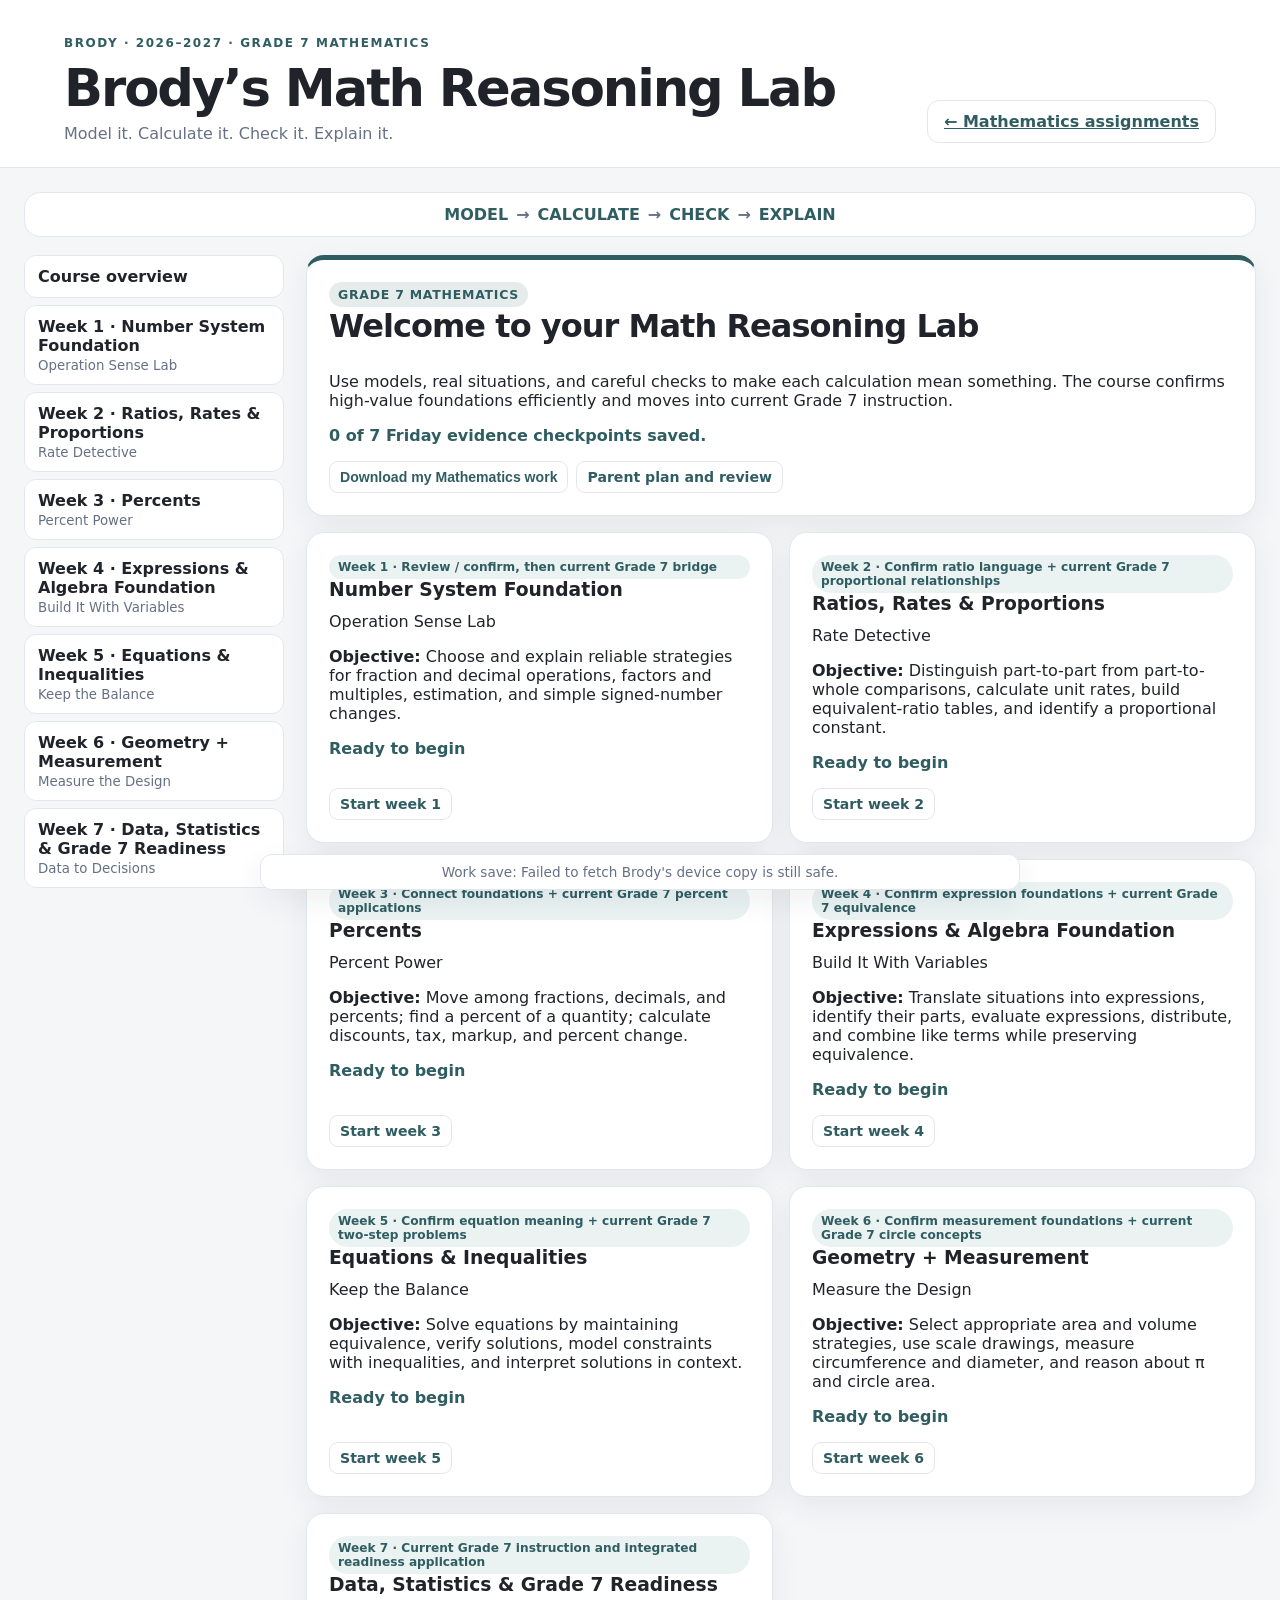
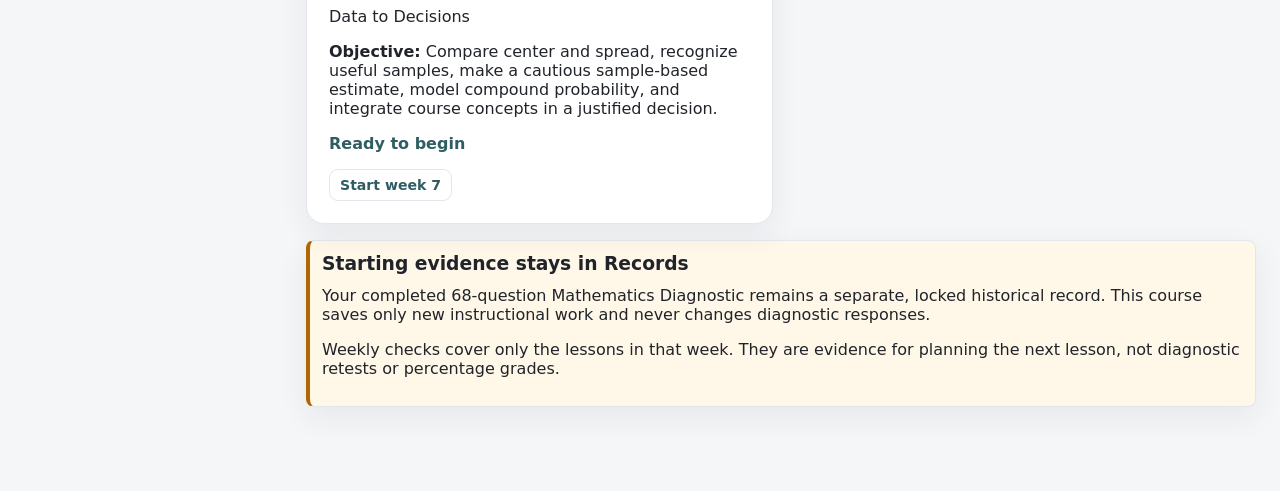
<file: math.html>
<!doctype html>
<html lang="en"><head><meta charset="utf-8"><meta name="viewport" content="width=device-width,initial-scale=1"><title>Brody’s Seven-Week Math Reasoning Lab</title><link rel="icon" href="favicon.svg" type="image/svg+xml"><meta name="description" content="Seven weeks of Grade 7 mathematics through models, applications, checks, and explanations."><link rel="stylesheet" href="styles.css"><link rel="stylesheet" href="instruction.css?v=20260909a"></head>
<body class="instruction-page" data-course="brody-math-2026"><header class="site-header"><div><p class="eyebrow">Brody · 2026–2027 · Grade 7 Mathematics</p><h1>Brody’s Math Reasoning Lab</h1><p class="subtitle">Model it. Calculate it. Check it. Explain it.</p></div><a class="button secondary" href="index.html#math">← Mathematics assignments</a></header>
<main><div id="instruction-error" class="instruction-error" role="alert" hidden></div><section id="instruction-app"><p>Opening the seven-week Mathematics course…</p></section></main>
<script src="portal-config.js"></script><script src="storage-resilience.js?v=20260909a"></script><script src="github-sync.js?v=20260915a"></script><script src="math-course.js?v=20260907f"></script><script src="instruction-core.js?v=20260907f"></script><script src="instruction-student.js?v=20260907f"></script></body></html>
</file>
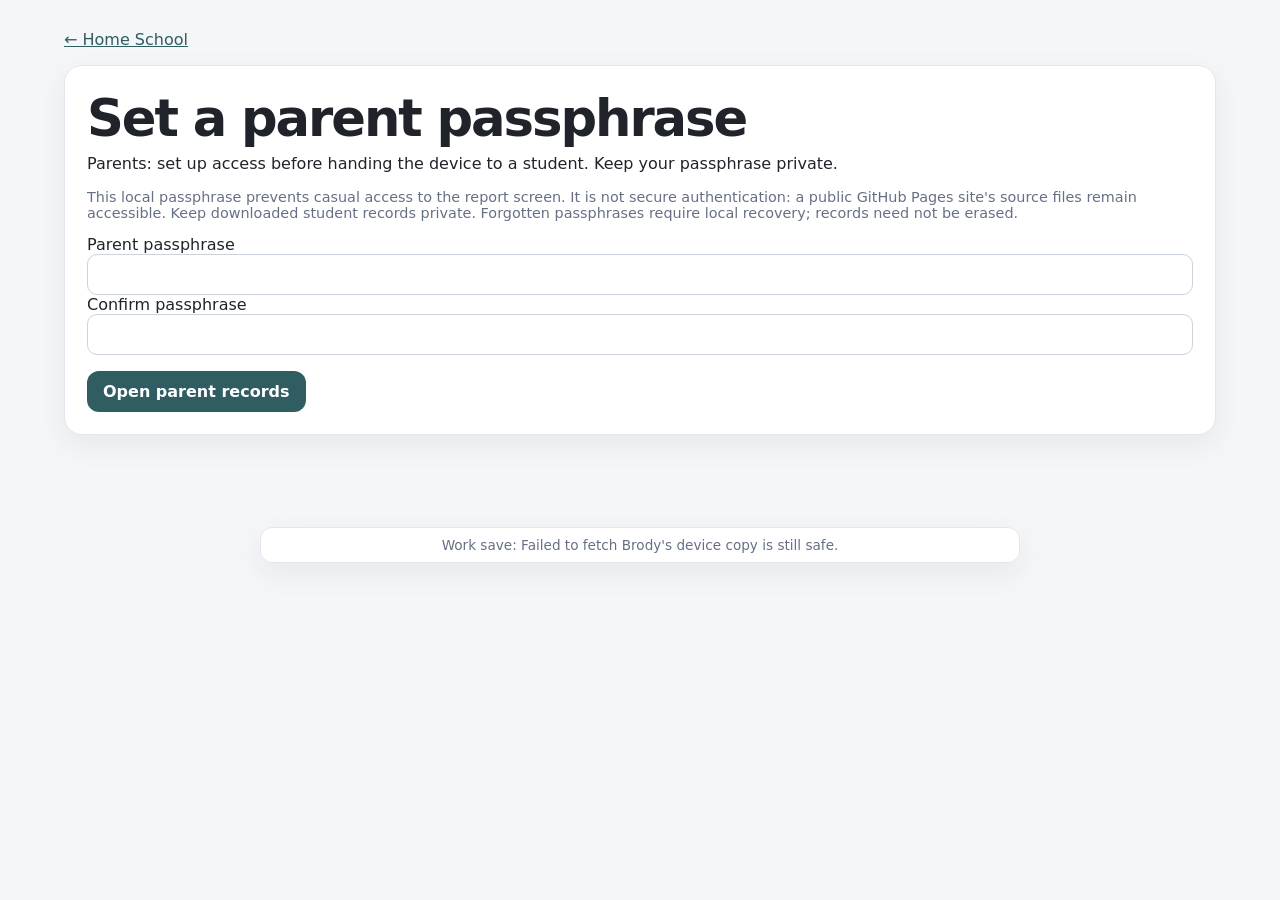
<file: parent.html>
<!doctype html><html lang="en"><head><meta charset="utf-8"><meta name="viewport" content="width=device-width,initial-scale=1"><title>Parent Homeschool Records · Brody</title><link rel="icon" href="favicon.svg" type="image/svg+xml"><link rel="stylesheet" href="styles.css"><link rel="stylesheet" href="diagnostic.css"><link rel="stylesheet" href="ela.css"><link rel="stylesheet" href="history-bridge.css"><link rel="stylesheet" href="reading.css"><link rel="stylesheet" href="instruction.css?v=20260909a"></head><body><main class="parent-main">
<p class="no-print"><a href="index.html">← Home School</a></p>
<section id="gate" class="panel"><h1 id="gate-title">Parent reports</h1><p>Parents: set up access before handing the device to a student. Keep your passphrase private.</p><p class="privacy-note">This local passphrase prevents casual access to the report screen. It is not secure authentication: a public GitHub Pages site's source files remain accessible. Keep downloaded student records private. Forgotten passphrases require local recovery; records need not be erased.</p><form id="unlock"><label>Parent passphrase<input type="password" id="parent-pass" minlength="8" required></label><label id="setup-confirm">Confirm passphrase<input type="password" id="confirm-pass" autocomplete="new-password"></label><p id="gate-status" role="status"></p><button class="button">Open parent records</button></form></section>
<div id="parent-content" hidden><h1 id="parent-name"></h1><p class="notice">These are brief diagnostic samples, not standardized tests or a school placement determination. A wrong answer does not prove missing instruction or a misconception. Confirm findings with work samples, discussion, and prior school records.</p>
<div class="actions no-print"><button id="refresh-parent">Refresh results</button><button id="export-report">Export bridge report (.json)</button><button id="export-items">Export item evidence (.csv)</button><button id="export-all">Export complete record (.json)</button><button id="print-parent">Print parent report</button><button id="lock-parent">Lock parent area</button></div>
<section class="panel"><h2>Assessment completion</h2><ul id="completion"></ul><label>Parent context: instructional history, school records, assistance, and destination school sequence<textarea id="context" class="no-print" rows="4"></textarea></label><p id="context-print" class="print-only text-response"></p><p>Science uses California's preferred integrated middle-school model for readiness. Confirm the destination school's course model and current unit before finalizing instruction.</p></section>
<section id="assessment-recovery" class="panel" hidden></section>
<section id="history-parent" class="panel"></section>
<section id="reading-parent" class="panel"></section>
<section id="ela-parent" class="panel"></section>
<section id="brody-science-parent" class="panel" data-instruction-parent="brody-science-2026"></section>
<section id="brody-math-parent" class="panel" data-instruction-parent="brody-math-2026"></section>
<div id="highlights" class="report-grid"></div><section id="bridge" class="panel parent-domain"></section><h2>Findings by subject, domain, and diagnostic band</h2><p>A: prerequisites · B: Massachusetts exit · C: California readiness/reach · T: sequence transition. HIGH: immediate foundation/bridge · MEDIUM: reinforce · LOW: monitor · REACH: introduce through current instruction.</p><p>“Secure evidence” is a provisional planning label requiring at least three scored items and at least 80% correct within a domain and band. It does not certify full mastery. Incorrect responses are possible misconceptions requiring explanation and confirmation.</p><div id="domains"></div><h2>Independent writing review</h2><div id="writing-reviews"></div>
<section class="panel no-print"><h2>Restore a backup</h2><p>Import a complete record export for this student. The merge preserves current records and attempts when IDs match. Export before changing devices or clearing browser data.</p><label>Complete record JSON<input id="restore-file" type="file" accept="application/json,.json"></label></section>
</div></main><script src="portal-config.js"></script><script src="storage-resilience.js?v=20260909a"></script><script src="github-sync.js?v=20260915a"></script><script src="assessment-persistence.js?v=20260907f"></script><script src="ela-curriculum.js"></script><script src="ela-store.js"></script><script src="ela-parent.js?v=20260907f"></script><script src="history-course.js"></script><script src="history-store.js"></script><script src="history-parent.js?v=20260907f"></script><script src="reading-course.js"></script><script src="reading-store.js"></script><script src="reading-parent.js?v=20260907f"></script><script src="science-course.js?v=20260907f"></script><script src="math-course.js?v=20260907f"></script><script src="instruction-core.js?v=20260907f"></script><script src="instruction-parent.js?v=20260907f"></script><script src="parent.js?v=20260907f"></script></body></html>
</file>
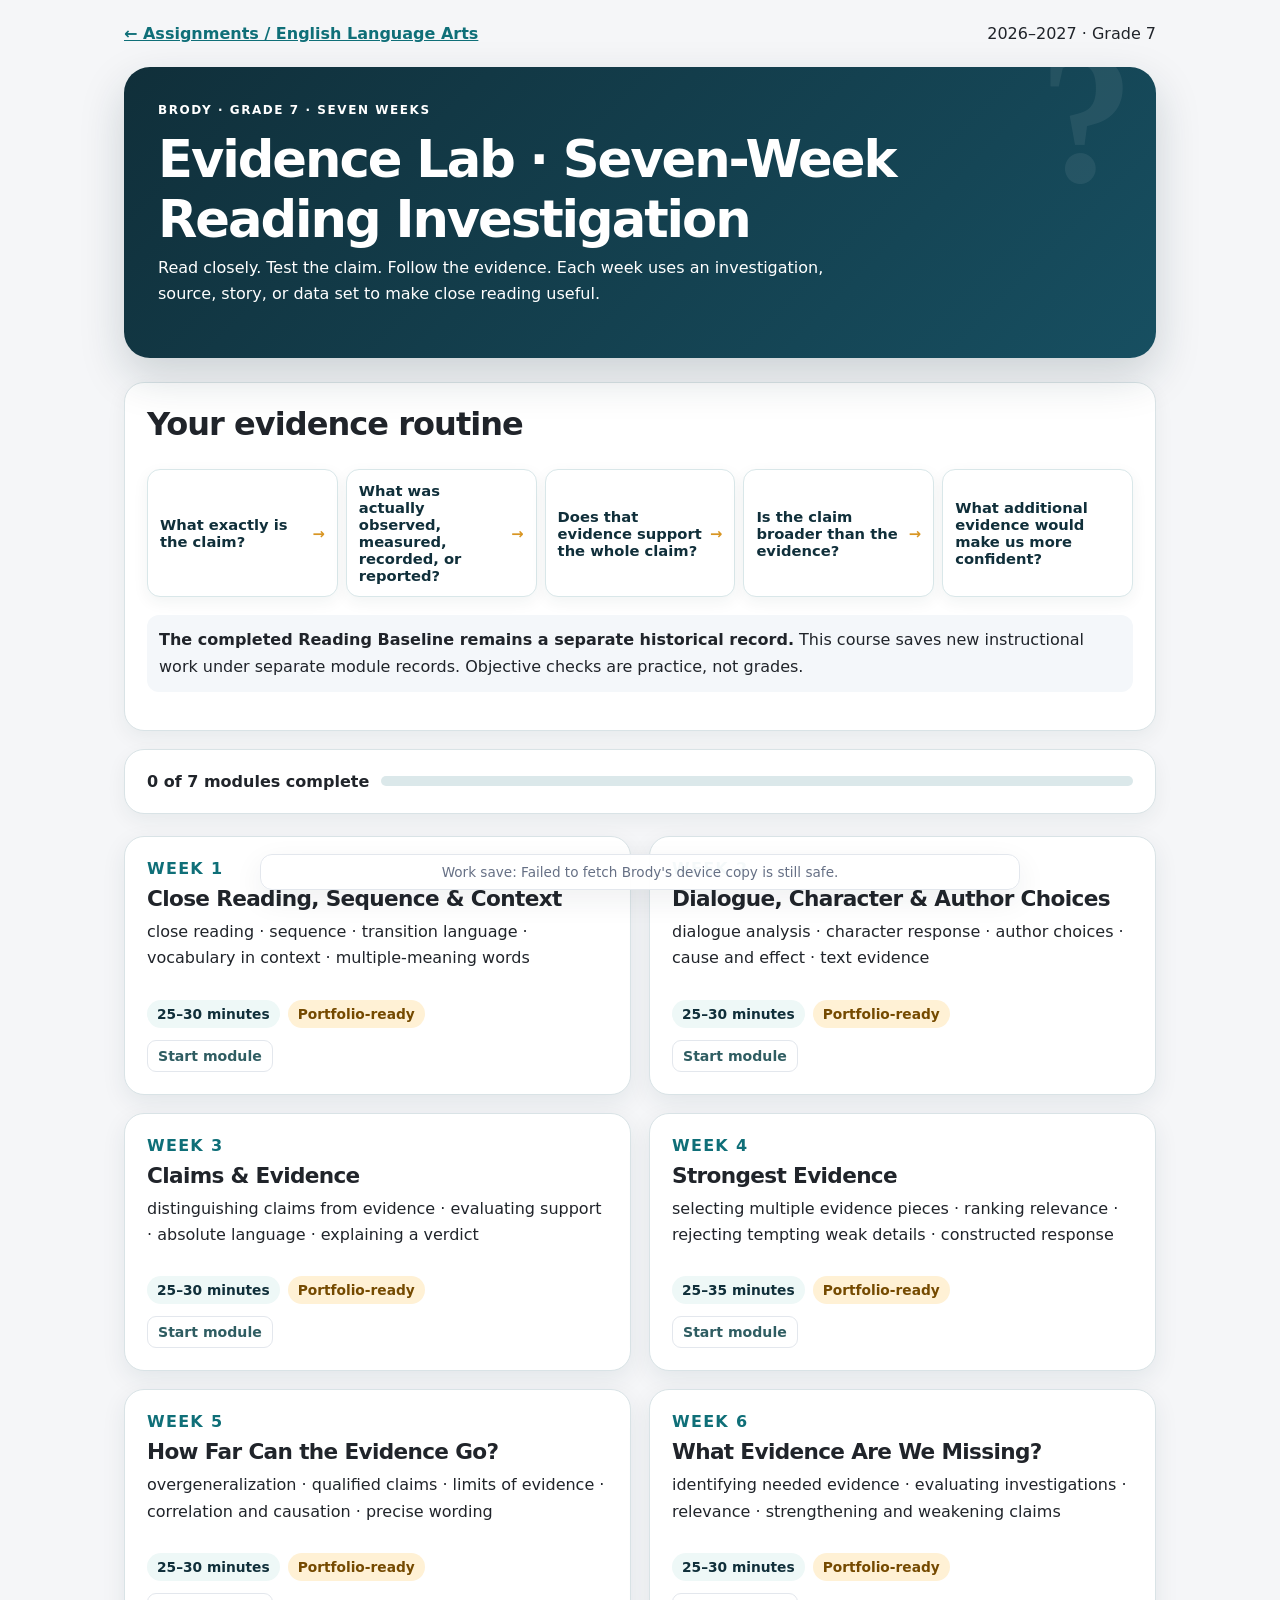
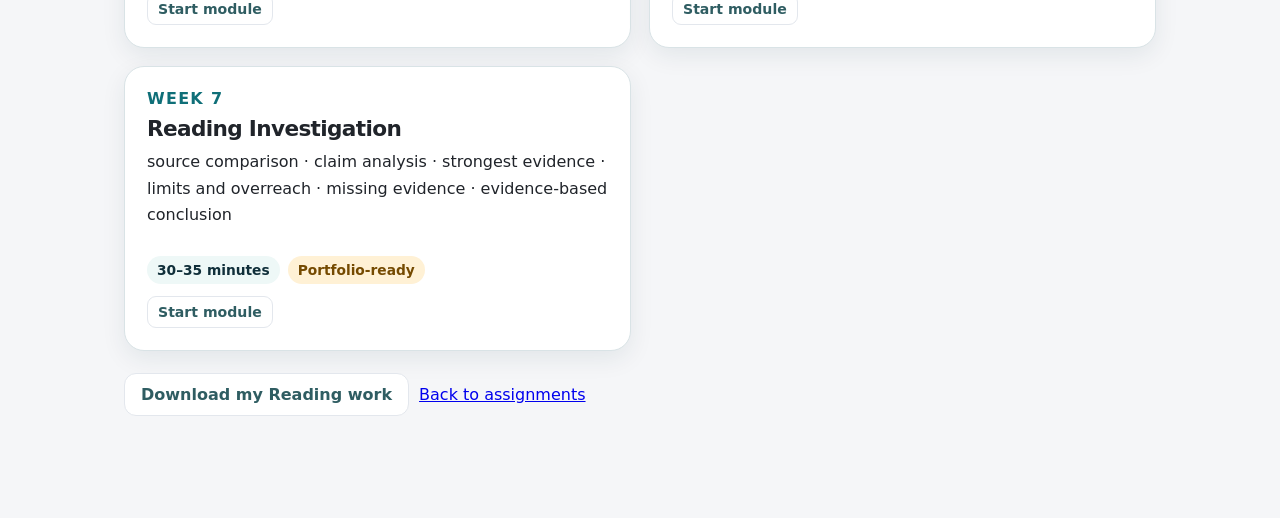
<file: reading.html>
<!doctype html>
<html lang="en">
<head><link rel="icon" href="favicon.svg" type="image/svg+xml">
 <meta charset="utf-8">
 <meta name="viewport" content="width=device-width,initial-scale=1">
 <title>Reading Evidence Lab · Brody</title>
 <link rel="stylesheet" href="styles.css">
 <link rel="stylesheet" href="reading.css">
</head>
<body>
 <main class="reading-main">
  <nav class="reading-toolbar no-print"><a href="index.html#reading">← Assignments / English Language Arts</a><span>2026–2027 · Grade 7</span></nav>
  <div id="reading-app"></div>
 </main>
<script src="portal-config.js"></script>
<script src="storage-resilience.js?v=20260909a"></script>
<script src="github-sync.js?v=20260915a"></script>
<script src="reading-course.js"></script>
 <script src="reading-store.js"></script>
 <script src="reading-student.js"></script>
</body>
</html>
</file>
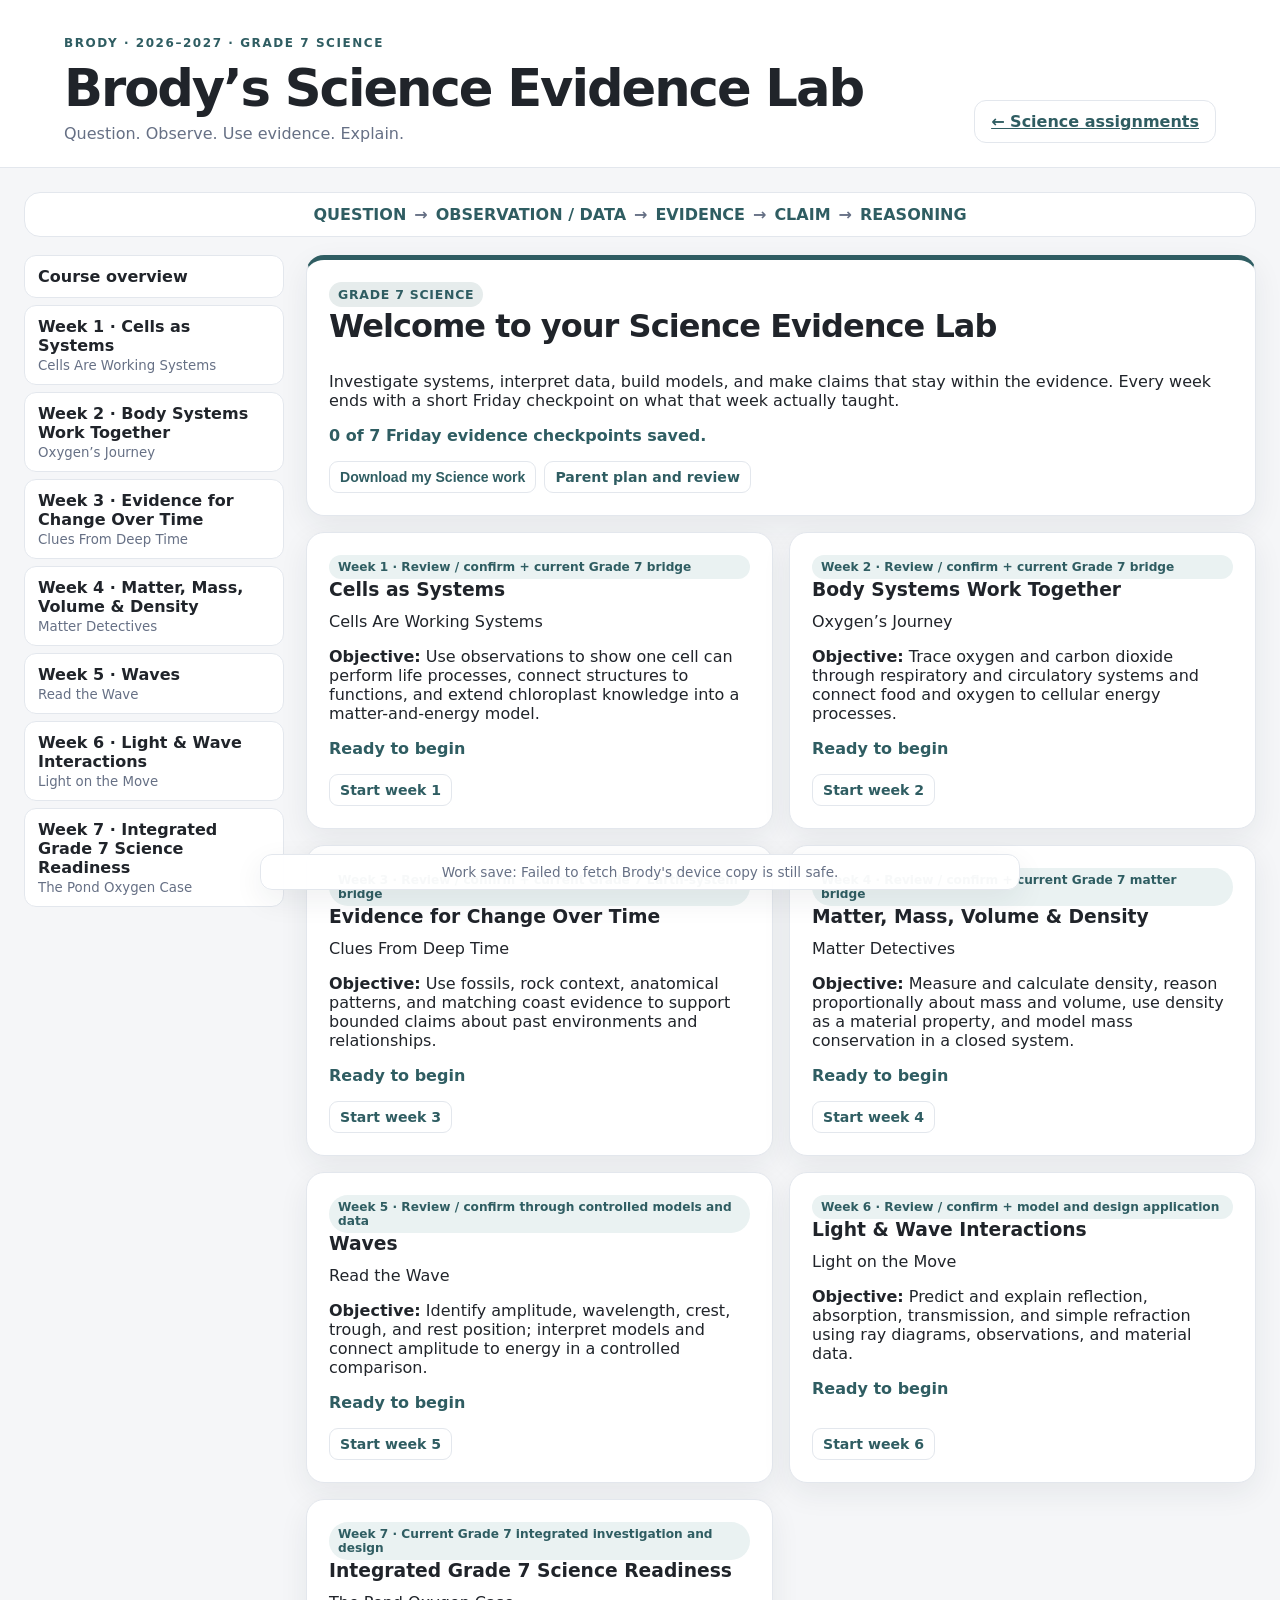
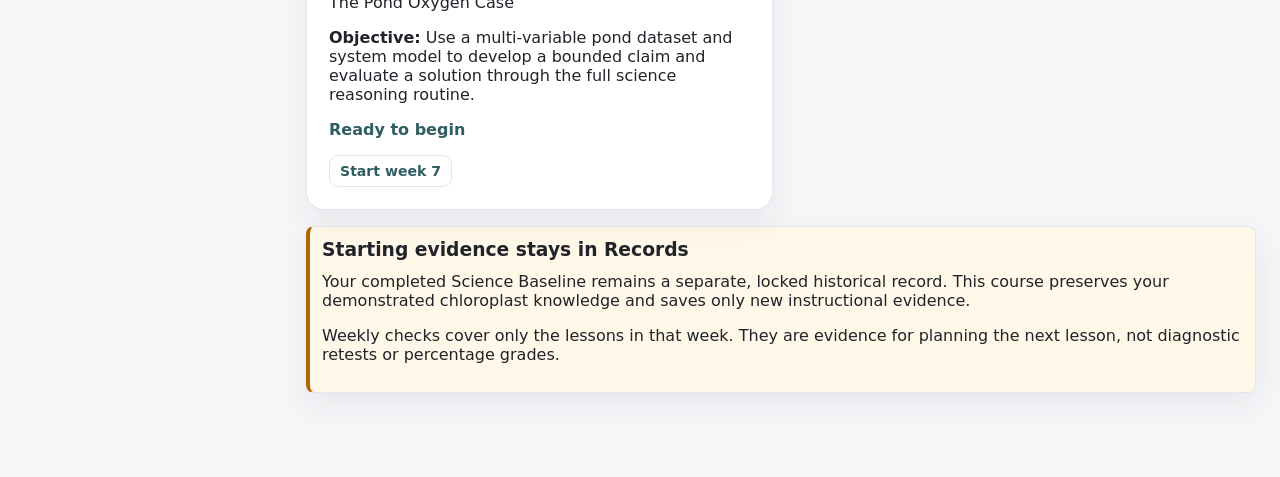
<file: science.html>
<!doctype html>
<html lang="en"><head><meta charset="utf-8"><meta name="viewport" content="width=device-width,initial-scale=1"><title>Brody’s Seven-Week Science Evidence Lab</title><link rel="icon" href="favicon.svg" type="image/svg+xml"><meta name="description" content="Seven weeks of Grade 7 science through investigations, models, data, evidence, claims, and reasoning."><link rel="stylesheet" href="styles.css"><link rel="stylesheet" href="instruction.css?v=20260909a"></head>
<body class="instruction-page" data-course="brody-science-2026"><header class="site-header"><div><p class="eyebrow">Brody · 2026–2027 · Grade 7 Science</p><h1>Brody’s Science Evidence Lab</h1><p class="subtitle">Question. Observe. Use evidence. Explain.</p></div><a class="button secondary" href="index.html#science">← Science assignments</a></header>
<main><div id="instruction-error" class="instruction-error" role="alert" hidden></div><section id="instruction-app"><p>Opening the seven-week Science course…</p></section></main>
<script src="portal-config.js"></script><script src="storage-resilience.js?v=20260909a"></script><script src="github-sync.js?v=20260915a"></script><script src="science-course.js?v=20260907f"></script><script src="instruction-core.js?v=20260907f"></script><script src="instruction-student.js?v=20260907f"></script></body></html>
</file>
<file: styles.css>
:root{--bg:#f5f6f8;--surface:#fff;--text:#20242a;--muted:#667085;--line:#e3e7ed;--accent:#2f5d62;--accent-soft:#eaf2f2;--success:#2f7a4d;--shadow:0 10px 30px rgba(31,41,55,.07);font-family:Inter,system-ui,-apple-system,BlinkMacSystemFont,"Segoe UI",sans-serif}
*{box-sizing:border-box}body{margin:0;background:var(--bg);color:var(--text)}.site-header{padding:36px clamp(20px,5vw,72px) 24px;display:flex;justify-content:space-between;align-items:end;gap:24px;background:var(--surface);border-bottom:1px solid var(--line)}
h1,h2,h3,p{margin-top:0}h1{margin-bottom:6px;font-size:clamp(2rem,4vw,3.3rem);letter-spacing:-.04em}h2{font-size:2rem;letter-spacing:-.03em}h3{margin-bottom:12px}.subtitle,.section-note{color:var(--muted);margin-bottom:0}.eyebrow{text-transform:uppercase;letter-spacing:.13em;font-size:.75rem;font-weight:800;color:var(--accent);margin-bottom:8px}
.tabs{position:sticky;top:0;z-index:10;display:flex;gap:6px;overflow-x:auto;padding:12px clamp(20px,5vw,72px);background:rgba(255,255,255,.94);border-bottom:1px solid var(--line);backdrop-filter:blur(12px)}.tab{border:0;background:transparent;padding:10px 14px;border-radius:999px;font-weight:700;cursor:pointer;color:var(--muted);white-space:nowrap}.tab.active{background:var(--accent-soft);color:var(--accent)}
main{padding:30px clamp(20px,5vw,72px) 80px;max-width:1500px;margin:auto}.view{display:none}.view.active{display:block}.hero-card{background:linear-gradient(135deg,#fff,#eef5f4);border:1px solid var(--line);border-radius:24px;padding:28px;display:flex;align-items:center;justify-content:space-between;gap:24px;box-shadow:var(--shadow)}.progress-ring{width:110px;height:110px;min-width:110px;border-radius:50%;display:grid;place-items:center;align-content:center;background:var(--surface);border:9px solid var(--accent-soft);box-shadow:inset 0 0 0 1px var(--line)}.progress-ring span{font-size:1.7rem;font-weight:850}.progress-ring small{color:var(--muted)}
.stats-grid{display:grid;grid-template-columns:repeat(4,1fr);gap:14px;margin:18px 0}.stat-card{background:var(--surface);border:1px solid var(--line);border-radius:18px;padding:20px}.stat-number{display:block;font-size:2rem;font-weight:850;margin-bottom:4px}.two-column,.report-grid{display:grid;grid-template-columns:1fr 1fr;gap:18px}.panel{background:var(--surface);border:1px solid var(--line);border-radius:18px;padding:22px;box-shadow:var(--shadow)}.panel-heading,.section-heading{display:flex;align-items:center;justify-content:space-between;gap:18px}.section-heading{margin-bottom:18px}.section-heading h2{margin-bottom:0}
.stack{display:grid;gap:10px}.mini-card,.record-card{border:1px solid var(--line);border-radius:14px;padding:15px;background:#fff}.record-card{padding:18px}.record-top{display:flex;align-items:start;justify-content:space-between;gap:16px}.record-card h3{margin-bottom:7px}.meta{color:var(--muted);font-size:.9rem}.badge{display:inline-block;padding:5px 9px;border-radius:999px;background:var(--accent-soft);color:var(--accent);font-size:.76rem;font-weight:800}.badge.complete{background:#e8f5ec;color:var(--success)}.card-list{display:grid;gap:13px}.button,.link-button,.icon-button{font:inherit;cursor:pointer}.button{border:0;border-radius:12px;padding:11px 16px;background:var(--accent);color:white;font-weight:800}.button.secondary{background:white;color:var(--accent);border:1px solid var(--line)}.link-button{border:0;background:transparent;color:var(--accent);font-weight:800;padding:4px}.icon-button{border:0;background:transparent;font-size:1.6rem}
.filter-row{display:flex;gap:10px;margin-bottom:16px}select,input,textarea{width:100%;border:1px solid #ccd3dc;border-radius:10px;padding:10px 11px;font:inherit;background:white}.filter-row select{width:auto;min-width:180px}.form-grid{display:grid;grid-template-columns:1fr 1fr 1fr;gap:14px;margin-bottom:18px}.form-grid label,.dialog-form label{display:grid;gap:7px;font-weight:700;font-size:.92rem}.full{grid-column:1/-1}dialog{width:min(560px,92vw);border:0;border-radius:18px;padding:0;box-shadow:0 24px 70px rgba(0,0,0,.22)}dialog::backdrop{background:rgba(26,30,36,.45)}.dialog-form{padding:22px;display:grid;gap:14px}.dialog-heading{display:flex;justify-content:space-between;align-items:center}.dialog-heading h2{margin:0}.button-stack{display:grid;gap:10px}.privacy-note{color:var(--muted);font-size:.9rem;margin-top:16px}.actions{display:flex;flex-wrap:wrap;gap:8px;margin-top:13px}.actions button,.actions a{border:1px solid var(--line);border-radius:9px;padding:7px 10px;background:white;color:var(--accent);font-weight:750;text-decoration:none;cursor:pointer;font-size:.88rem}.empty{color:var(--muted);padding:18px 0}.report-table{width:100%;border-collapse:collapse}.report-table th,.report-table td{text-align:left;padding:8px;border-bottom:1px solid var(--line)}
@media(max-width:850px){.site-header{align-items:start;flex-direction:column}.stats-grid{grid-template-columns:1fr 1fr}.two-column,.report-grid{grid-template-columns:1fr}.form-grid{grid-template-columns:1fr}.hero-card{align-items:start}}@media(max-width:520px){.stats-grid{grid-template-columns:1fr}.hero-card{flex-direction:column}.filter-row{flex-direction:column}.filter-row select{width:100%}}@media print{.site-header button,.tabs,.section-heading .button,.actions,#exportJsonBtn,#exportCsvBtn{display:none!important}body{background:white}main{max-width:none;padding:20px}.view{display:none!important}#reports.view{display:block!important}.panel{box-shadow:none;break-inside:avoid}}

.subject-grid{display:grid;grid-template-columns:repeat(3,minmax(0,1fr));gap:14px;margin:18px 0}
.subject-card{background:var(--surface);border:1px solid var(--line);border-radius:18px;padding:18px;text-align:left;cursor:pointer;box-shadow:var(--shadow);min-width:0}
.subject-card:hover{border-color:#aab8c2}.subject-card h3{margin:8px 0 7px}.subject-card p{color:var(--muted);font-size:.92rem;margin-bottom:0}
.subject-detail{margin-top:18px}.topic-list{display:grid;grid-template-columns:repeat(2,minmax(0,1fr));gap:8px 18px;padding-left:18px}
.standards-note{border-left:5px solid var(--accent)}
.github-sync-summary{display:flex;align-items:center;gap:8px;flex-wrap:wrap;margin:12px 0 18px;padding:10px 14px;border:1px solid var(--line);border-radius:12px;background:var(--surface);color:var(--muted);font-size:.9rem}.github-sync-summary strong{color:var(--text)}.github-sync-summary .link-button{margin-left:auto}.github-sync-dot{width:10px;height:10px;border-radius:50%;background:#bf8700;box-shadow:0 0 0 3px #fff3cd}.github-sync-summary[data-sync-phase="saved"] .github-sync-dot,.github-sync-summary[data-sync-phase="loaded"] .github-sync-dot{background:var(--success);box-shadow:0 0 0 3px #e8f5ec}.github-sync-summary[data-sync-phase="conflict"] .github-sync-dot,.github-sync-summary[data-sync-phase="offline"] .github-sync-dot{background:#b42318;box-shadow:0 0 0 3px #fee4e2}.github-sync-card{border-left:5px solid var(--accent)}.github-sync-card .eyebrow{margin-bottom:6px}.github-sync-token-label{display:grid;gap:7px;font-size:.92rem;font-weight:700}.github-sync-remember{display:flex;align-items:center;gap:8px;font-weight:700;margin:8px 0}.github-sync-remember input{width:auto}.github-sync-card button:disabled{cursor:not-allowed;opacity:.55}.github-sync-card[data-sync-phase="conflict"]{border-left-color:#b42318}.github-sync-page-status{position:sticky;bottom:10px;z-index:20;width:min(760px,calc(100% - 24px));margin:12px auto;padding:9px 12px;border:1px solid var(--line);border-radius:12px;background:rgba(255,255,255,.96);box-shadow:var(--shadow);color:var(--muted);font-size:.85rem;text-align:center}
@media(max-width:900px){.subject-grid{grid-template-columns:repeat(2,minmax(0,1fr))}}
@media(max-width:580px){.subject-grid{grid-template-columns:1fr}.topic-list{grid-template-columns:1fr}}
</file>
<file: ela.css>
.ela-main{max-width:1000px}.ela-meta{display:flex;flex-wrap:wrap;gap:8px;margin:12px 0 20px}.ela-main p,.ela-main li{line-height:1.65}.ela-main li{margin-bottom:9px}.ela-main label{display:block;font-weight:650;margin:20px 0 8px}.ela-main textarea{display:block;margin-top:8px;line-height:1.6;min-height:100px;resize:vertical}.ela-main .panel{margin-bottom:20px}.ela-main .ela-check{display:flex;align-items:start;gap:10px;font-weight:400}.ela-check input{width:auto;margin-top:5px}.ela-response{white-space:pre-wrap;overflow-wrap:anywhere;line-height:1.6}.ela-status{color:var(--accent);min-height:1.5em}.ela-main details{margin:14px 0}.ela-main summary{cursor:pointer;font-weight:700}.ela-toolbar{display:flex;flex-wrap:wrap;gap:10px;align-items:center}.ela-toolbar a{color:var(--accent)}.ela-main button:disabled{opacity:.55;cursor:not-allowed}.ela-rubric{display:grid;grid-template-columns:repeat(2,minmax(0,1fr));gap:12px}.ela-rubric label{margin:0}.ela-rubric select{margin-top:8px}.ela-week-heading{grid-column:1/-1;margin:22px 0 0}.ela-table-wrap{overflow-x:auto}.ela-print-only{display:none}.ela-evidence{break-inside:auto!important}#ela-parent label{display:block;margin:14px 0 6px}#ela-parent .panel{margin-top:18px}#ela-parent .ela-rubric label{margin:0}#ela-parent textarea{margin-top:6px}#ela-parent .ela-check input{width:auto}#ela-parent .ela-check{display:flex;gap:10px}.ela-record-meta{margin:8px 0}.ela-assignment-banner{margin-bottom:16px}.ela-hidden{display:none!important}
@media(max-width:600px){.ela-rubric{grid-template-columns:1fr}.ela-main{padding:22px 16px}.ela-main h1{font-size:2rem}.filter-row{flex-wrap:wrap}}
@media print{.no-print,.ela-toolbar,button{display:none!important}.ela-print-only{display:block}textarea,select{display:none!important}.ela-main .panel{break-inside:auto}.ela-response{overflow:visible}.ela-status{display:none}details{display:block}#ela-parent .panel{break-inside:auto}}
</file>
<file: history-bridge.css>
.history-page main{max-width:1380px}.history-page h1{font-size:clamp(2rem,4vw,3rem)}.history-page h2{font-size:1.65rem}.history-page a.button{text-decoration:none;display:inline-block}.history-flow{display:flex;gap:8px;flex-wrap:wrap;margin:18px 0;color:var(--accent);font-weight:800;font-size:.8rem}.history-flow span:not(:last-child)::after{content:' →';padding-left:8px;color:var(--muted)}.history-grid{display:grid;grid-template-columns:260px minmax(0,1fr);gap:22px;align-items:start}.history-sidebar{position:sticky;top:20px}.history-sidebar a{display:block;padding:10px 12px;border-radius:10px;margin:5px 0;color:var(--text);text-decoration:none;border:1px solid transparent}.history-sidebar a[aria-current]{background:var(--accent-soft);border-color:#abc4c4}.history-sidebar small{display:block;color:var(--muted);margin-top:4px}.history-week-grid{display:grid;grid-template-columns:repeat(2,minmax(0,1fr));gap:16px}.history-week-card .actions{margin-top:18px}.history-week-card h3{margin:12px 0}.history-phase{border-left:4px solid var(--accent);padding-left:14px;margin:16px 0}.history-video{background:#edf5f4;border:1px solid #c9dddd;border-radius:14px;padding:20px}.history-video h3{margin-bottom:6px}.history-video .history-search{font-size:1.1rem;font-weight:750}.history-reading p{line-height:1.75;max-width:80ch}.history-activity{padding:18px 0;border-bottom:1px solid var(--line)}.history-activity p,.history-activity li{line-height:1.65}.history-activity h3{font-size:1.12rem}.history-page label,.history-parent label{display:grid;gap:6px;font-weight:700;margin:14px 0}.history-page textarea{min-height:100px;font-weight:400}.history-form-grid{display:grid;grid-template-columns:repeat(2,minmax(0,1fr));gap:12px}.history-checkbox{display:flex!important;align-items:start;font-weight:500!important;gap:10px!important}.history-checkbox input{width:auto;margin-top:4px}.history-status{font-size:.92rem;color:var(--accent);min-height:1.4em}.history-alert{border:2px solid #9f3c2f;border-radius:12px;padding:14px;background:#fff1ed;color:#76261c;margin-bottom:16px}.history-response{white-space:pre-wrap;overflow-wrap:anywhere;background:#f5f7f8;border-radius:8px;padding:12px;font-weight:400;line-height:1.6}.history-timeline{display:flex;overflow-x:auto;gap:8px;padding:8px 0 14px}.history-timeline li{flex:1;min-width:135px;background:var(--accent-soft);padding:12px;list-style:none;border-top:3px solid var(--accent);font-size:.88rem}.history-timeline strong{display:block;margin-bottom:5px}.history-note{color:var(--muted);font-size:.9rem;line-height:1.6}.history-parent details{margin:12px 0}.history-parent summary{cursor:pointer;font-weight:750;padding:8px 0}.history-parent h3{margin-top:20px}.history-parent .history-form-grid{grid-template-columns:repeat(3,minmax(0,1fr))}.history-parent .report-table{font-size:.88rem}.history-table-wrap{overflow-x:auto}.history-checkpoint{border-top:1px solid var(--line);padding:12px 0}.history-summary-section{break-inside:avoid;margin-bottom:18px}.history-summary-section li{margin-bottom:10px;line-height:1.6}.history-assignment-banner{margin-bottom:16px}.history-print-only{display:none}.history-parent .history-sources li{margin:8px 0;overflow-wrap:anywhere}.history-parent .history-alert{font-weight:600}.history-page .panel{margin-bottom:18px}.history-page button:focus-visible,.history-page a:focus-visible,.history-parent summary:focus-visible{outline:3px solid #b77020;outline-offset:3px}
@media(max-width:880px){.history-grid{grid-template-columns:1fr}.history-sidebar{position:static;display:flex;overflow-x:auto;gap:8px}.history-sidebar a{min-width:180px}.history-week-grid{grid-template-columns:1fr}.history-parent .history-form-grid{grid-template-columns:1fr}}
@media(max-width:560px){.history-form-grid{grid-template-columns:1fr}.history-page main{padding:20px 15px 50px}.history-page .panel{padding:17px}.history-page .site-header{padding:22px 15px}.history-page h2{font-size:1.45rem}.history-video{padding:16px}}
@media print{@page{margin:14mm}.history-page .site-header{padding:0 0 12px}.history-page .site-header a,.history-sidebar,.history-flow,.history-page .actions,.history-no-print,.history-parent .no-print{display:none!important}.history-page main{padding:0;max-width:none}.history-grid{display:block}.history-page .panel,.history-parent .panel{box-shadow:none;break-inside:auto}.history-page .history-reading p{max-width:none}.history-print-only{display:block}.history-page input,.history-page select,.history-page textarea{display:none}.history-parent input,.history-parent textarea,.history-parent select{display:none}.history-page .history-video{break-inside:avoid}.history-page h1{font-size:24pt}.history-page h2{font-size:18pt}.history-page h3{font-size:13pt}.history-response{background:none;border:1px solid #ddd}.history-parent summary{font-size:13pt}.history-timeline{display:block}.history-timeline li{display:inline-block;width:30%;vertical-align:top;margin:4px}}

@media print{body.history-summary-print .parent-main > .no-print,body.history-summary-print #parent-content > *:not(#history-parent),body.history-summary-print #history-parent > *:not(#history-summary){display:none!important}body.history-summary-print #history-parent{border:0;padding:0;box-shadow:none}body.history-summary-print #history-summary{display:block!important}body.history-summary-print .parent-main{padding:0;max-width:none}}
</file>
<file: reading.css>
:root{--reading-ink:#102f3a;--reading-teal:#0f6f78;--reading-blue:#224e8f;--reading-gold:#d89522;--reading-soft:#eef8f7;--reading-paper:#fffdf8}
.reading-main{max-width:1080px;margin:0 auto;padding:24px}.reading-main *{box-sizing:border-box}.reading-main p,.reading-main li{line-height:1.65}.reading-main h1{max-width:850px}.reading-toolbar{display:flex;justify-content:space-between;align-items:center;gap:16px;margin-bottom:24px}.reading-toolbar a{color:var(--reading-teal);font-weight:700}.reading-hero{position:relative;overflow:hidden;background:linear-gradient(135deg,var(--reading-ink),#174f61);color:white;border-radius:26px;padding:34px;margin:10px 0 24px;box-shadow:0 18px 45px rgba(16,47,58,.18)}.reading-hero:after{content:"?";position:absolute;right:22px;top:-45px;font:800 190px/1 Georgia,serif;color:rgba(255,255,255,.07)}.reading-hero .eyebrow,.reading-hero h1{color:white}.reading-hero p{max-width:720px}.reading-routine{display:grid;grid-template-columns:repeat(5,minmax(0,1fr));gap:8px;margin:18px 0}.reading-routine span{display:flex;align-items:center;min-height:74px;padding:12px;border-radius:13px;background:#fff;border:1px solid #d9e7e9;color:var(--reading-ink);font-size:.92rem;font-weight:700;box-shadow:0 5px 16px rgba(16,47,58,.06)}.reading-routine span:not(:last-child):after{content:"→";color:var(--reading-gold);margin-left:auto;padding-left:8px}.reading-progress{display:flex;align-items:center;gap:12px;flex-wrap:wrap}.reading-meter{height:10px;flex:1;min-width:180px;background:#dbe8ea;border-radius:999px;overflow:hidden}.reading-meter>span{display:block;height:100%;background:linear-gradient(90deg,var(--reading-teal),var(--reading-blue));border-radius:inherit}.reading-week-grid{display:grid;grid-template-columns:repeat(2,minmax(0,1fr));gap:18px;margin:22px 0}.reading-week-card{display:flex;flex-direction:column;min-width:0;background:white;border:1px solid #d9e3e6;border-radius:20px;padding:22px;box-shadow:0 8px 24px rgba(16,47,58,.08)}.reading-week-card h2{font-size:1.35rem;margin:8px 0}.reading-week-card .actions{margin-top:auto}.reading-week-number{color:var(--reading-teal);font-weight:800;letter-spacing:.08em;text-transform:uppercase}.reading-badges{display:flex;gap:8px;flex-wrap:wrap;margin:12px 0}.reading-badge{display:inline-flex;align-items:center;border-radius:999px;background:var(--reading-soft);color:var(--reading-ink);padding:6px 10px;font-size:.86rem;font-weight:700}.reading-badge.complete{background:#dff4e8;color:#165d37}.reading-badge.portfolio{background:#fff1d5;color:#754a00}.reading-module-grid{display:grid;grid-template-columns:minmax(0,1fr) 290px;gap:20px;align-items:start}.reading-module-grid>*{min-width:0}.reading-side{position:sticky;top:18px}.reading-panel{background:white;border:1px solid #d9e3e6;border-radius:20px;padding:22px;margin:0 0 18px;box-shadow:0 7px 20px rgba(16,47,58,.06)}.reading-panel h2:first-child,.reading-panel h3:first-child{margin-top:0}.reading-lesson{border-left:6px solid var(--reading-gold);background:var(--reading-paper)}.reading-vocab{display:grid;gap:10px}.reading-vocab div{background:var(--reading-soft);padding:10px 12px;border-radius:12px}.reading-vocab dt{font-weight:800;color:var(--reading-teal)}.reading-vocab dd{margin:3px 0 0}.reading-choice-grid{display:grid;grid-template-columns:repeat(2,minmax(0,1fr));gap:14px}.reading-choice-card{display:flex;flex-direction:column;align-items:flex-start;text-align:left;border:2px solid #cfe0e3;background:white;border-radius:16px;padding:18px;cursor:pointer}.reading-choice-card:hover,.reading-choice-card:focus-visible{border-color:var(--reading-teal);box-shadow:0 6px 18px rgba(15,111,120,.12)}.reading-choice-card strong{font-size:1.08rem;color:var(--reading-ink)}.reading-source{border-left:4px solid var(--reading-blue);padding-left:17px;margin:22px 0}.reading-source h3{color:var(--reading-blue)}.reading-source p{white-space:pre-line}.reading-source-list{padding-left:20px}.reading-source-list a{overflow-wrap:anywhere}.reading-table-wrap{overflow-x:auto}.reading-data-table{border-collapse:collapse;width:100%;min-width:520px}.reading-data-table caption{text-align:left;font-weight:800;margin-bottom:8px}.reading-data-table th,.reading-data-table td{padding:10px;border:1px solid #cfdcdf;text-align:left}.reading-data-table th{background:var(--reading-soft)}.reading-objective{border-top:1px solid #d9e3e6;padding:18px 0}.reading-objective:first-of-type{border-top:0}.reading-objective fieldset{border:0;padding:0;margin:0}.reading-objective legend{font-weight:800;margin-bottom:10px}.reading-option{display:flex;align-items:flex-start;gap:10px;border:1px solid #dce5e7;border-radius:12px;padding:11px 12px;margin:8px 0;font-weight:500;cursor:pointer}.reading-option:has(input:checked){border-color:var(--reading-teal);background:var(--reading-soft)}.reading-option input{width:auto;margin-top:5px}.reading-order{display:grid;grid-template-columns:auto 1fr;gap:10px;align-items:center;margin:9px 0}.reading-order span{font-weight:800;color:var(--reading-teal)}.reading-order select{margin:0}.reading-feedback{padding:11px 13px;border-radius:12px;background:#fff4da;margin-top:10px}.reading-feedback.correct{background:#e5f6ec;color:#145c39}.reading-response label{display:block;font-weight:800;margin:20px 0 8px}.reading-response textarea{display:block;margin-top:8px;line-height:1.6;resize:vertical}.reading-actions{display:flex;gap:10px;flex-wrap:wrap;align-items:center;margin:18px 0}.reading-status{min-height:1.5em;color:var(--reading-teal);font-weight:700}.reading-note{background:#f4f7fa;border-radius:12px;padding:12px}.reading-checkpoint{white-space:pre-wrap;overflow-wrap:anywhere}.reading-parent{margin-top:20px}.reading-parent .reading-module-grid{grid-template-columns:1fr}.reading-rubric-grid{display:grid;grid-template-columns:repeat(2,minmax(0,1fr));gap:12px}.reading-rubric-grid label{font-weight:700}.reading-rubric-grid select{margin-top:6px}.reading-parent textarea{margin-top:6px}.reading-parent-summary{display:grid;grid-template-columns:repeat(3,minmax(0,1fr));gap:12px}.reading-parent-summary>div{background:var(--reading-soft);border-radius:14px;padding:16px}.reading-parent-summary strong{display:block;font-size:1.6rem;color:var(--reading-teal)}.reading-assignment-banner{border-left:6px solid var(--reading-teal)}.reading-hidden{display:none!important}
.reading-side .reading-routine{grid-template-columns:1fr}.reading-side .reading-routine span{min-height:auto}.reading-side .reading-routine span:not(:last-child):after{content:"↓"}
@media(max-width:760px){.reading-main{padding:18px 14px}.reading-main h1{font-size:2.15rem}.reading-routine{grid-template-columns:1fr}.reading-routine span{min-height:auto}.reading-routine span:not(:last-child):after{content:"↓"}.reading-week-grid,.reading-choice-grid,.reading-module-grid,.reading-rubric-grid,.reading-parent-summary{grid-template-columns:1fr}.reading-side{position:static}.reading-hero{padding:26px 20px}.reading-toolbar{align-items:flex-start}.reading-data-table{min-width:470px}}
@media print{.no-print,.reading-toolbar,button{display:none!important}.reading-main{max-width:none;padding:0}.reading-hero{background:white!important;color:black!important;box-shadow:none;border:1px solid #bbb}.reading-hero .eyebrow,.reading-hero h1{color:black}.reading-panel,.reading-week-card{box-shadow:none;break-inside:avoid}.reading-side{position:static}.reading-module-grid{display:block}.reading-response textarea,.reading-parent textarea,.reading-parent select{display:none}.reading-checkpoint{overflow:visible}}
</file>
<file: instruction.css>
.instruction-page{background:var(--bg)}.instruction-page main{max-width:1280px;margin:auto;padding:24px}.instruction-layout{display:grid;grid-template-columns:minmax(210px,260px) minmax(0,1fr);gap:22px;align-items:start}.instruction-nav{position:sticky;top:16px;display:grid;gap:7px}.instruction-nav a{display:block;padding:11px 13px;border:1px solid var(--line);border-radius:12px;background:var(--surface);color:var(--text);text-decoration:none;font-weight:700}.instruction-nav a[aria-current=page]{border-color:var(--accent);box-shadow:inset 4px 0 var(--accent)}.instruction-nav small{display:block;margin-top:3px;color:var(--muted);font-weight:500}.instruction-routine{max-width:1280px;margin:0 auto 18px;display:flex;align-items:center;justify-content:center;gap:8px;flex-wrap:wrap;padding:12px;background:var(--surface);border:1px solid var(--line);border-radius:16px}.instruction-routine span{font-weight:800;color:var(--accent)}.instruction-routine b{color:var(--muted)}.instruction-opening{border-top:5px solid var(--accent)}.instruction-week-grid{display:grid;grid-template-columns:repeat(2,minmax(0,1fr));gap:16px;margin:16px 0}.instruction-week-card{display:flex;flex-direction:column}.instruction-week-card .actions{margin-top:auto}.instruction-progress{font-weight:800;color:var(--accent)}.instruction-stage{display:inline-block;padding:5px 9px;border-radius:999px;background:color-mix(in srgb,var(--accent) 12%,white);color:var(--accent);font-size:.78rem;letter-spacing:.06em;font-weight:900}.instruction-stage.parent{background:#fff0d7;color:#7c4a00}.instruction-stage.portfolio{background:#e7f5ed;color:#22633e}.instruction-stage.friday{background:#f1eafa;color:#5d397d}.instruction-skill-list{display:flex;flex-wrap:wrap;gap:7px;margin:12px 0}.instruction-skill-list span{border:1px solid var(--line);background:var(--surface);border-radius:999px;padding:5px 9px;font-size:.88rem}.instruction-visual{margin:16px 0;padding:18px;background:linear-gradient(135deg,color-mix(in srgb,var(--accent) 8%,white),var(--surface));border:1px solid var(--line);border-radius:18px}.instruction-visual figcaption{font-weight:800;margin-bottom:12px}.instruction-visual>div{display:flex;align-items:center;justify-content:center;gap:8px;flex-wrap:wrap}.instruction-visual span{min-width:110px;padding:14px;text-align:center;background:var(--surface);border:2px solid color-mix(in srgb,var(--accent) 50%,var(--line));border-radius:14px;font-weight:800}.instruction-visual b{font-size:1.35rem;color:var(--accent)}.instruction-lesson,.instruction-activity,.instruction-checkpoint,.instruction-prep,.instruction-finish{margin:16px 0}.instruction-example{padding:14px 16px;border-left:4px solid var(--accent);background:color-mix(in srgb,var(--accent) 6%,white);border-radius:0 12px 12px 0}.instruction-vocab{display:grid;grid-template-columns:repeat(2,minmax(0,1fr));gap:10px}.instruction-vocab div{border:1px solid var(--line);border-radius:12px;padding:10px}.instruction-vocab dt{font-weight:900}.instruction-vocab dd{margin:4px 0 0;color:var(--muted)}.instruction-field-grid{display:grid;grid-template-columns:repeat(2,minmax(0,1fr));gap:13px;margin-top:16px}.instruction-field-grid label,.instruction-finish>label,.instruction-review-form label{display:grid;gap:6px;font-weight:750}.instruction-field-grid .wide{grid-column:1/-1}.instruction-field-grid textarea,.instruction-field-grid select,.instruction-finish textarea,.instruction-finish select,.instruction-finish input,.instruction-review-form textarea,.instruction-review-form select,[data-course-summary]{width:100%;box-sizing:border-box}.instruction-task-check{display:flex;gap:10px;align-items:flex-start;padding:10px 12px;margin:8px 0;border:1px solid var(--line);border-radius:10px;font-weight:700}.instruction-task-check input{margin-top:4px;transform:scale(1.15)}.instruction-status{min-height:1.4em;font-weight:800;color:var(--accent)}.instruction-response,.instruction-parent-response{white-space:pre-wrap;border:1px solid var(--line);border-radius:10px;padding:10px;background:var(--surface)}.instruction-parent-response{margin:9px 0}.instruction-parent-response p{margin:.45rem 0 0}.instruction-parent-summary{display:grid;grid-template-columns:repeat(2,minmax(0,1fr));gap:12px;margin:14px 0}.instruction-parent-summary div{padding:13px;border:1px solid var(--line);border-radius:12px}.instruction-parent-summary strong{display:block;font-size:1.35rem}.instruction-parent-week{margin:12px 0;border:1px solid var(--line);border-radius:14px;padding:12px}.instruction-review-form{display:grid;grid-template-columns:minmax(180px,1fr) minmax(240px,2fr);gap:12px;align-items:end;padding:14px;margin-top:12px;background:color-mix(in srgb,var(--accent) 5%,white);border-radius:12px}.instruction-review-form button{align-self:end}.instruction-spotlight{margin:18px 0}.instruction-spotlight-grid{display:grid;grid-template-columns:repeat(auto-fit,minmax(230px,1fr));gap:12px}.instruction-spotlight-card{padding:14px;border:1px solid var(--line);border-radius:14px;background:var(--surface)}.instruction-course-banner{margin-bottom:15px}.instruction-course-links{display:flex;gap:9px;flex-wrap:wrap}.instruction-error,.instruction-note{padding:12px;border-left:4px solid #b06700;background:#fff7e7;border-radius:8px}.instruction-help{color:var(--muted);font-size:.92rem}@media(max-width:800px){.instruction-page main{padding:16px}.instruction-layout{grid-template-columns:1fr}.instruction-nav{position:static;grid-template-columns:repeat(2,minmax(0,1fr))}.instruction-week-grid,.instruction-field-grid,.instruction-vocab,.instruction-review-form{grid-template-columns:1fr}.instruction-field-grid .wide{grid-column:auto}}@media(max-width:480px){.instruction-nav{grid-template-columns:1fr}.instruction-routine b{display:none}.instruction-routine span{width:100%;text-align:center}.instruction-parent-summary{grid-template-columns:1fr}}@media print{.instruction-page header,.instruction-nav,.instruction-routine,.no-print{display:none!important}.instruction-layout{display:block}.instruction-page main{max-width:none;padding:0}.instruction-page .panel{break-inside:avoid;box-shadow:none}.instruction-field-grid label,.instruction-finish>label{display:none}.print-only{display:block!important}}
</file>
<file: diagnostic.css>
/* Shared diagnostic controls; neutral selection, never correctness colors. */
[hidden],.hidden{display:none!important}.choice{display:flex;align-items:flex-start;gap:12px;padding:14px;border:1px solid var(--line);border-radius:12px;margin:8px 0;cursor:pointer;background:white}.choice input{width:auto;flex:0 0 auto;margin-top:4px}.choice:has(input:checked){outline:2px solid var(--accent)}.wrap,.diagnostic-main{max-width:960px;margin:auto}.card,.question{background:white;border:1px solid var(--line);border-radius:18px;padding:24px;margin:16px 0}.nav{display:flex;gap:12px;flex-wrap:wrap;margin:20px 0}.nav button,button{font:inherit}button:disabled{opacity:.5;cursor:default}.nav button{padding:12px 18px;min-height:44px;border:1px solid var(--line);border-radius:10px}.status,.warning{padding:12px 0}.passage{white-space:pre-wrap;line-height:1.75;background:var(--bg);padding:20px;border-radius:12px}.question h2{font-size:1.35rem;line-height:1.55}.question textarea{min-height:200px}.review-grid{display:flex;flex-wrap:wrap;gap:8px}.review-grid button{min-width:44px;min-height:44px}.notice{border-left:4px solid var(--accent);padding:12px 18px;background:var(--accent-soft)}.parent-domain{break-inside:avoid;margin:16px 0}.scroll-table{overflow:auto}.report-table td{vertical-align:top}.text-response{white-space:pre-wrap;overflow-wrap:anywhere}a{color:var(--accent)}:focus-visible{outline:3px solid #a65d1c;outline-offset:3px}@media(max-width:600px){.question,.card{padding:16px}.nav>*{flex:1}.passage{padding:12px}.report-table{font-size:.9rem}}@media print{.no-print{display:none!important}.parent-domain{box-shadow:none}.report-table{font-size:10pt}.scroll-table{overflow:visible}.parent-main{max-width:none;padding:0}}

.map-stimulus{font-family:ui-monospace,Consolas,monospace;font-size:.85rem;white-space:pre;overflow-x:auto}.print-only{display:none}fieldset{border:0;padding:0;margin:0}legend{font-weight:700;margin:12px 0}.review-grid button{border:1px solid var(--line);background:white;color:var(--text);border-radius:8px;padding:8px}@media print{.print-only{display:block}textarea[data-writing-note]{display:none}}

@page{margin:14mm}@media print{.parent-main{font-size:10pt}.parent-main h1{font-size:23pt}.parent-main h2{font-size:17pt}.parent-main h3{font-size:13pt}}
</file>
